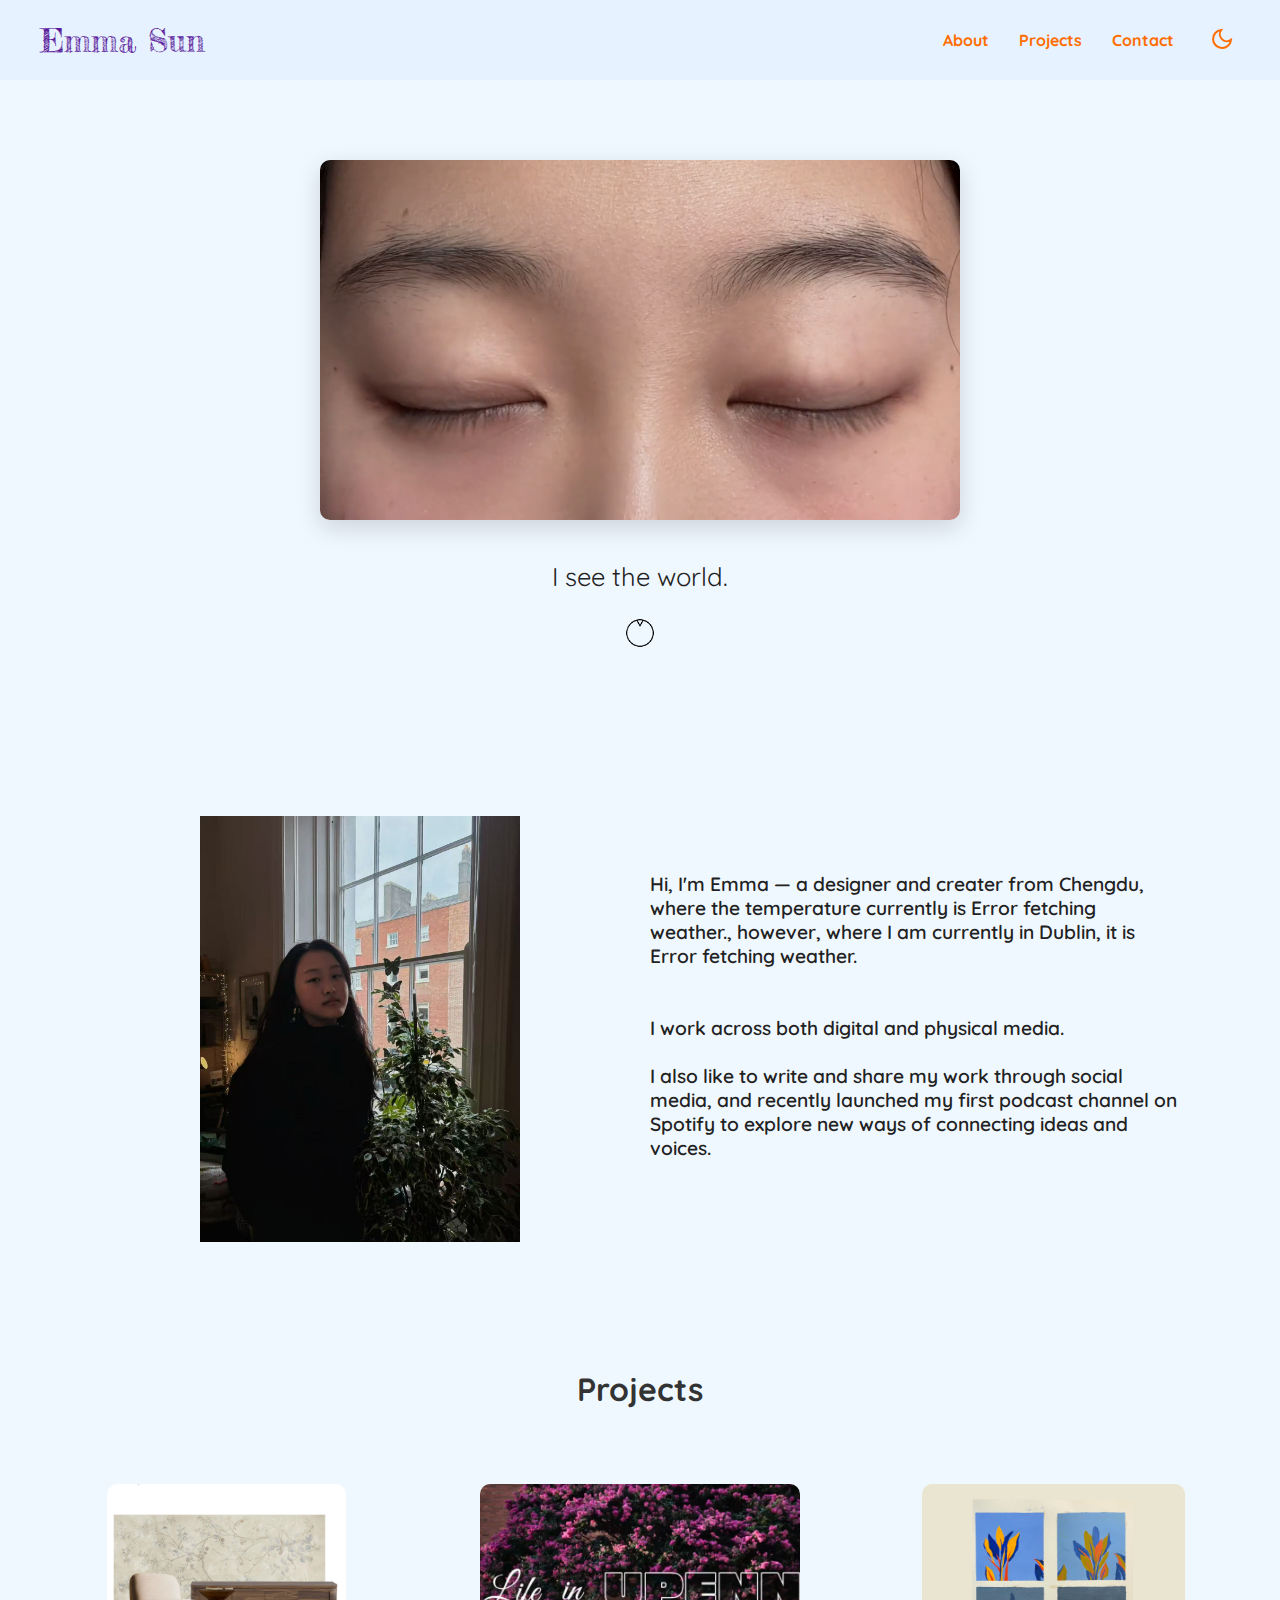
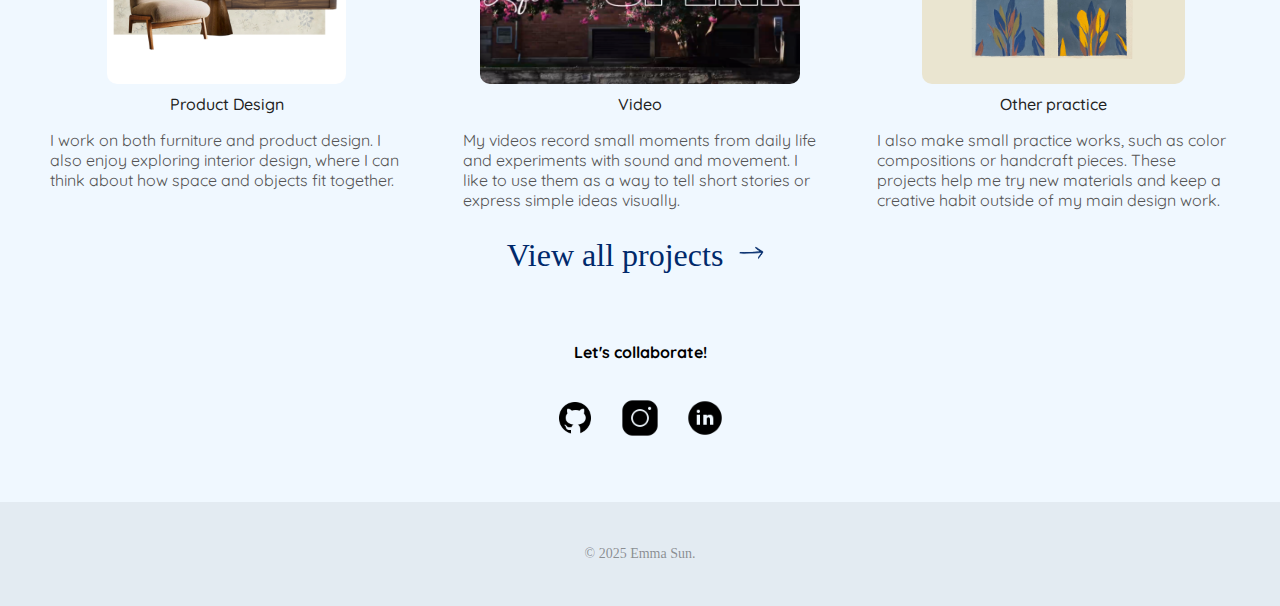
<file: index.html>
<!DOCTYPE html>
<html lang="en">
  <head>
    <meta charset="UTF-8">
    <title>EmmaSun</title>
    <link rel="stylesheet" href="portfolio.css">
    <script src="weather.js" defer></script>


  </head>
  <body>
    
    <!--header section-main navigation-->
    <header>
      <a href="#top" class="name">Emma Sun</a><!--logo,click and go back to top-->
      <nav>
        <ul>
          <li class="menu_right"><a href="#introduction" class="about">About</a></li>
          <li class="menu"><a href="#myWorks" class="about">Projects</a></li>
          <li class="menu"><a href="#contacts" class="about">Contact</a></li>
          <li>
            <button id="theme-swap" aria-label="swapdarkmode">
              <svg id="icon-moon" xmlns="http://www.w3.org/2000/svg" width="24" height="24" viewBox="0 0 24 24" fill="none" stroke="currentColor" stroke-width="2">
               <path d="M21 12.79A9 9 0 1 1 11.21 3 7 7 0 0 0 21 12.79z"/>
              </svg>
              <svg id="icon-sun" xmlns="http://www.w3.org/2000/svg"     width="24" height="24" viewBox="0 0 24 24" fill="none" stroke="currentColor" stroke-width="2" style="display:none;">
                <circle cx="12" cy="12" r="5"></circle>
                <line x1="12" y1="1" x2="12" y2="3"></line>
                <line x1="12" y1="21" x2="12" y2="23"></line>
                <line x1="4.22" y1="4.22" x2="5.64" y2="5.64"></line>
                <line x1="18.36" y1="18.36" x2="19.78" y2="19.78"></line>
                <line x1="1" y1="12" x2="3" y2="12"></line>
                <line x1="21" y1="12" x2="23" y2="12"></line>
                <line x1="4.22" y1="19.78" x2="5.64" y2="18.36"></line>
                <line x1="18.36" y1="5.64" x2="19.78" y2="4.22"></line>
              </svg>
            </button>
          </li>
        </ul>
      </nav>
      
    </header>
    
    <!--cover video section/personal concept page-->
      <div id= "video">
        <video class="myeyevideo" src="media/videoeye.mp4" autoplay muted loop playsinline></video>
        <p>I see the world.</p>
      </div>
    <a href="#introduction">
      <img src="media/arrow(2).gif" alt="arrow" class="arrow">
    </a>

<br>


<!--introduce part1-->
<div id="introduction">
  <img src="media/photo1.jpg" alt="emmaPic" id="pic">
  <p>
    Hi, I'm Emma — a designer and creater from Chengdu, where the temperature currently is 
    <span id="temp">Loading...</span>, however, where I am currently in Dublin, it is <span id="tempie">Loading...</span><br>
<br>
<br>
    I work across both digital and physical media.<br>
    <br>
    I also like to write and share my work through social media, and recently launched my first podcast channel on Spotify to explore new ways of connecting ideas and voices.
  </p><!--paragraph-->
</div>

      
    <section id="myWorks">
      <h2>Projects</h2>
      <div id="productDesign">
        <a href="productdesign.html" ><img src="media/photo2.png" alt="artphoto"></a>
        <a href="productdesign.html" >Product Design</a>
        <p>I work on both furniture and product design. I also enjoy exploring interior design, where I can think about how space and objects fit together.</p>
      </div>

      <div id="videos">
        <a href="videos.html" ><img src="media/video.png" alt="video cover"></a>
        <a href="videos.html" >Video</a>
        <p>My videos record small moments from daily life and experiments with sound and movement. I like to use them as a way to tell short stories or express simple ideas visually.</p>
      </div>

      <div id="others">
        <a href="others.html" >
          <img src="media/others.png" alt="other practices">
        </a>
        <a href="others.html" >
          Other practice
        </a>
        <p>I also make small practice works, such as color compositions or handcraft pieces. These projects help me try new materials and keep a creative habit outside of my main design work.</p>
      </div>
    </section>

    <section class="more">
     <a href="all_projects.html" id="viewall">View all projects</a>
     <img src="media/arrow.png" id="arrowright">
    </section>

    <!--contact-->
    <section id="contacts">
      <h3>Let's collaborate!</h3>
      <div class="itemset">
        <a href="https://github.com/tianyisunn" target="_blank" id="github"><img src="media/github-icon.png" alt= github></a>
        <a href="https://www.instagram.com/emmatianyi?igsh=YXBvcDB1b2ZqNG9n&utm_source=qr" target="_blank" id="insta"><img src="media/insta-icon.png" alt= Instagram></a>
        <a href="https://www.linkedin.com/in/tianyi-sun-138798325?utm_source=share&utm_campaign=share_via&utm_content=profile&utm_medium=ios_app" target="_blank" id="linkedin"><img src="media/download.png" alt= Linkedin></a>
      </div>
    </section>

      <!--footer-->
      <footer>
        <p>&copy; 2025 Emma Sun. </p>
      </footer>
  </body>
  <script src="index.js"></script>

</html>
</file>
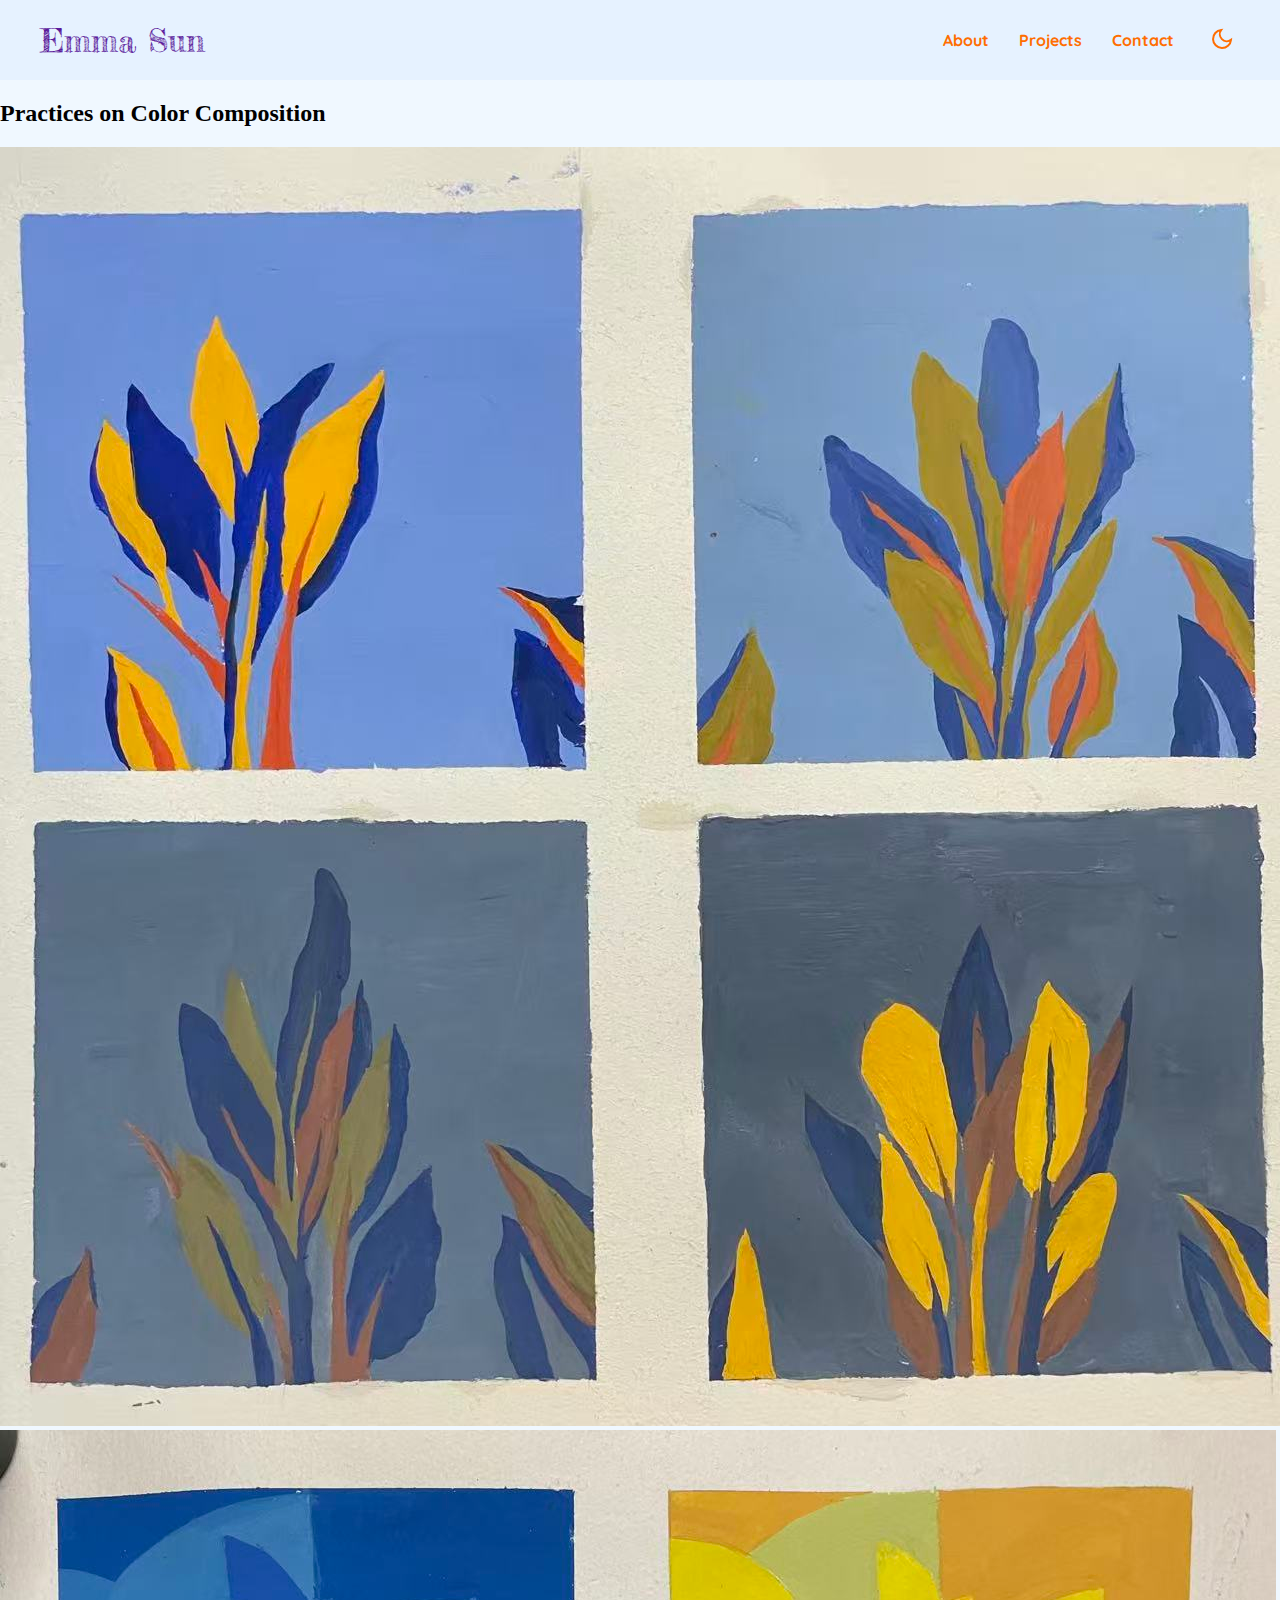
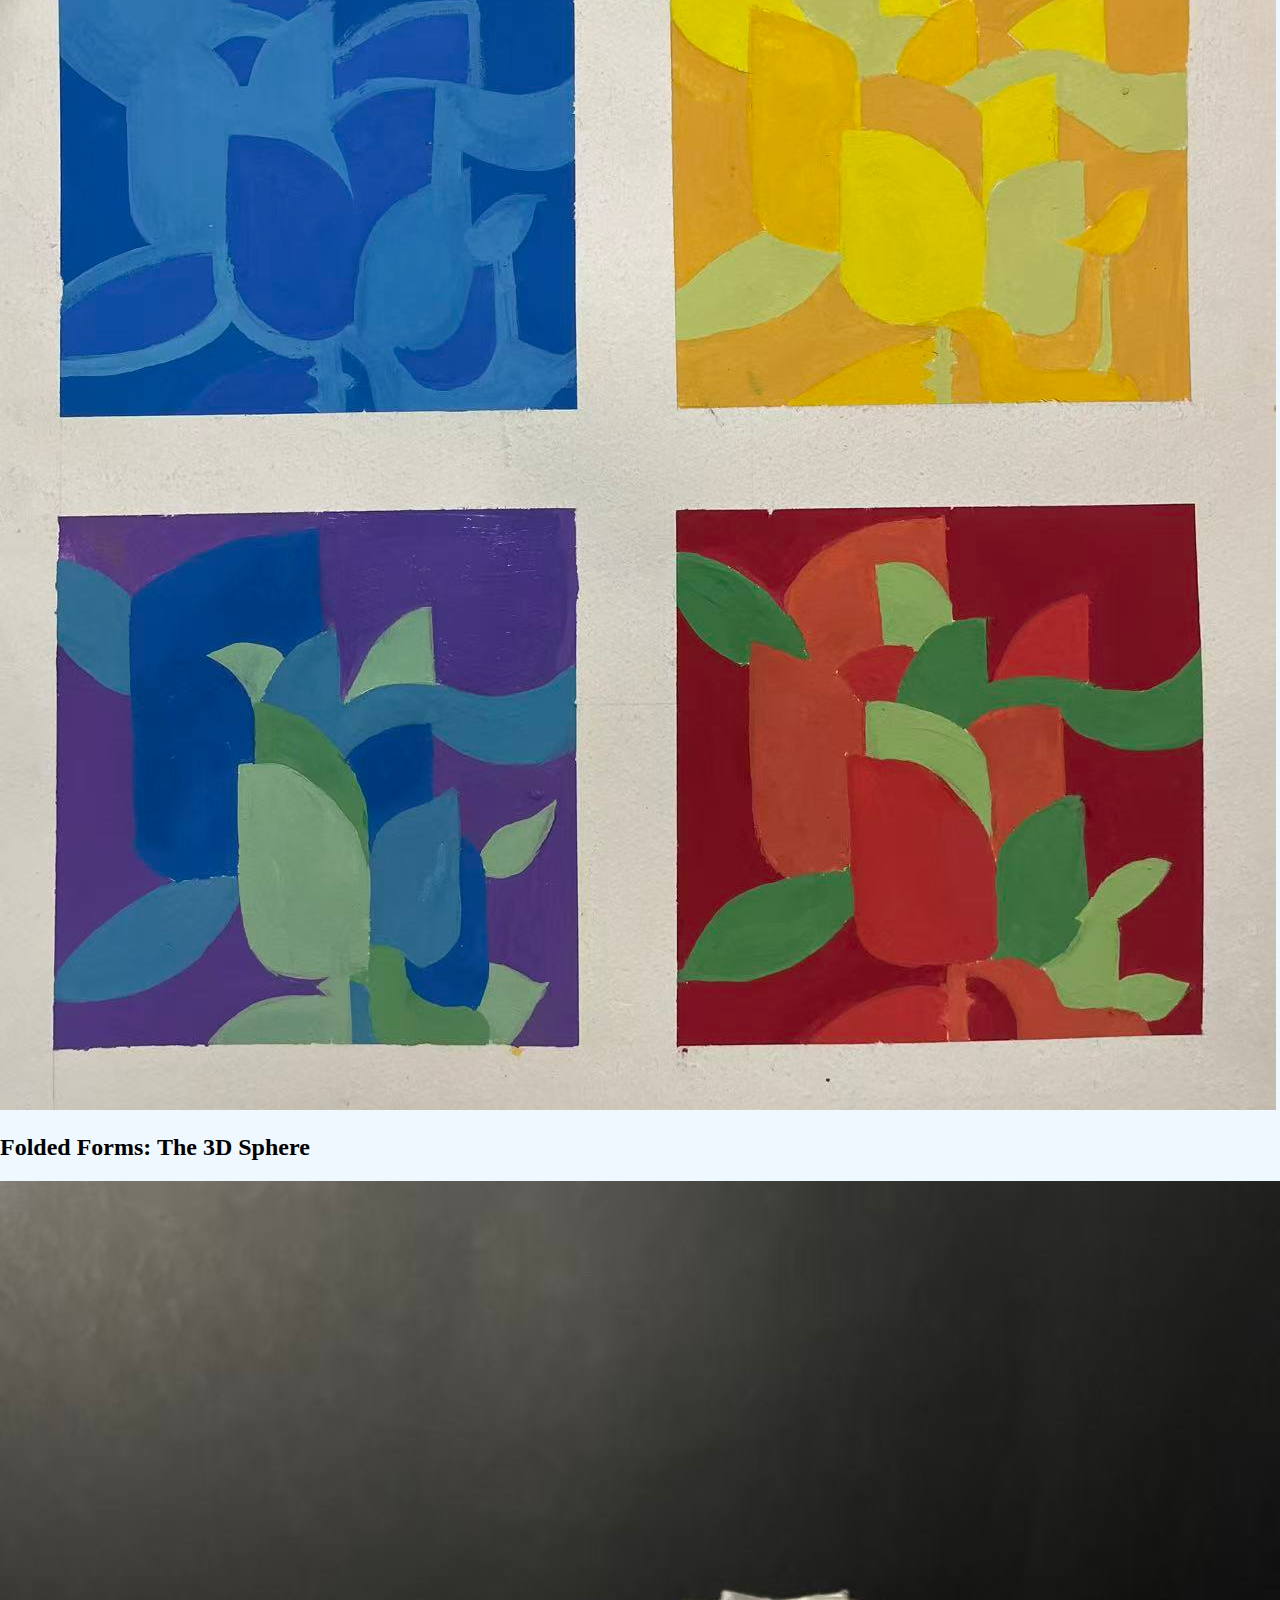
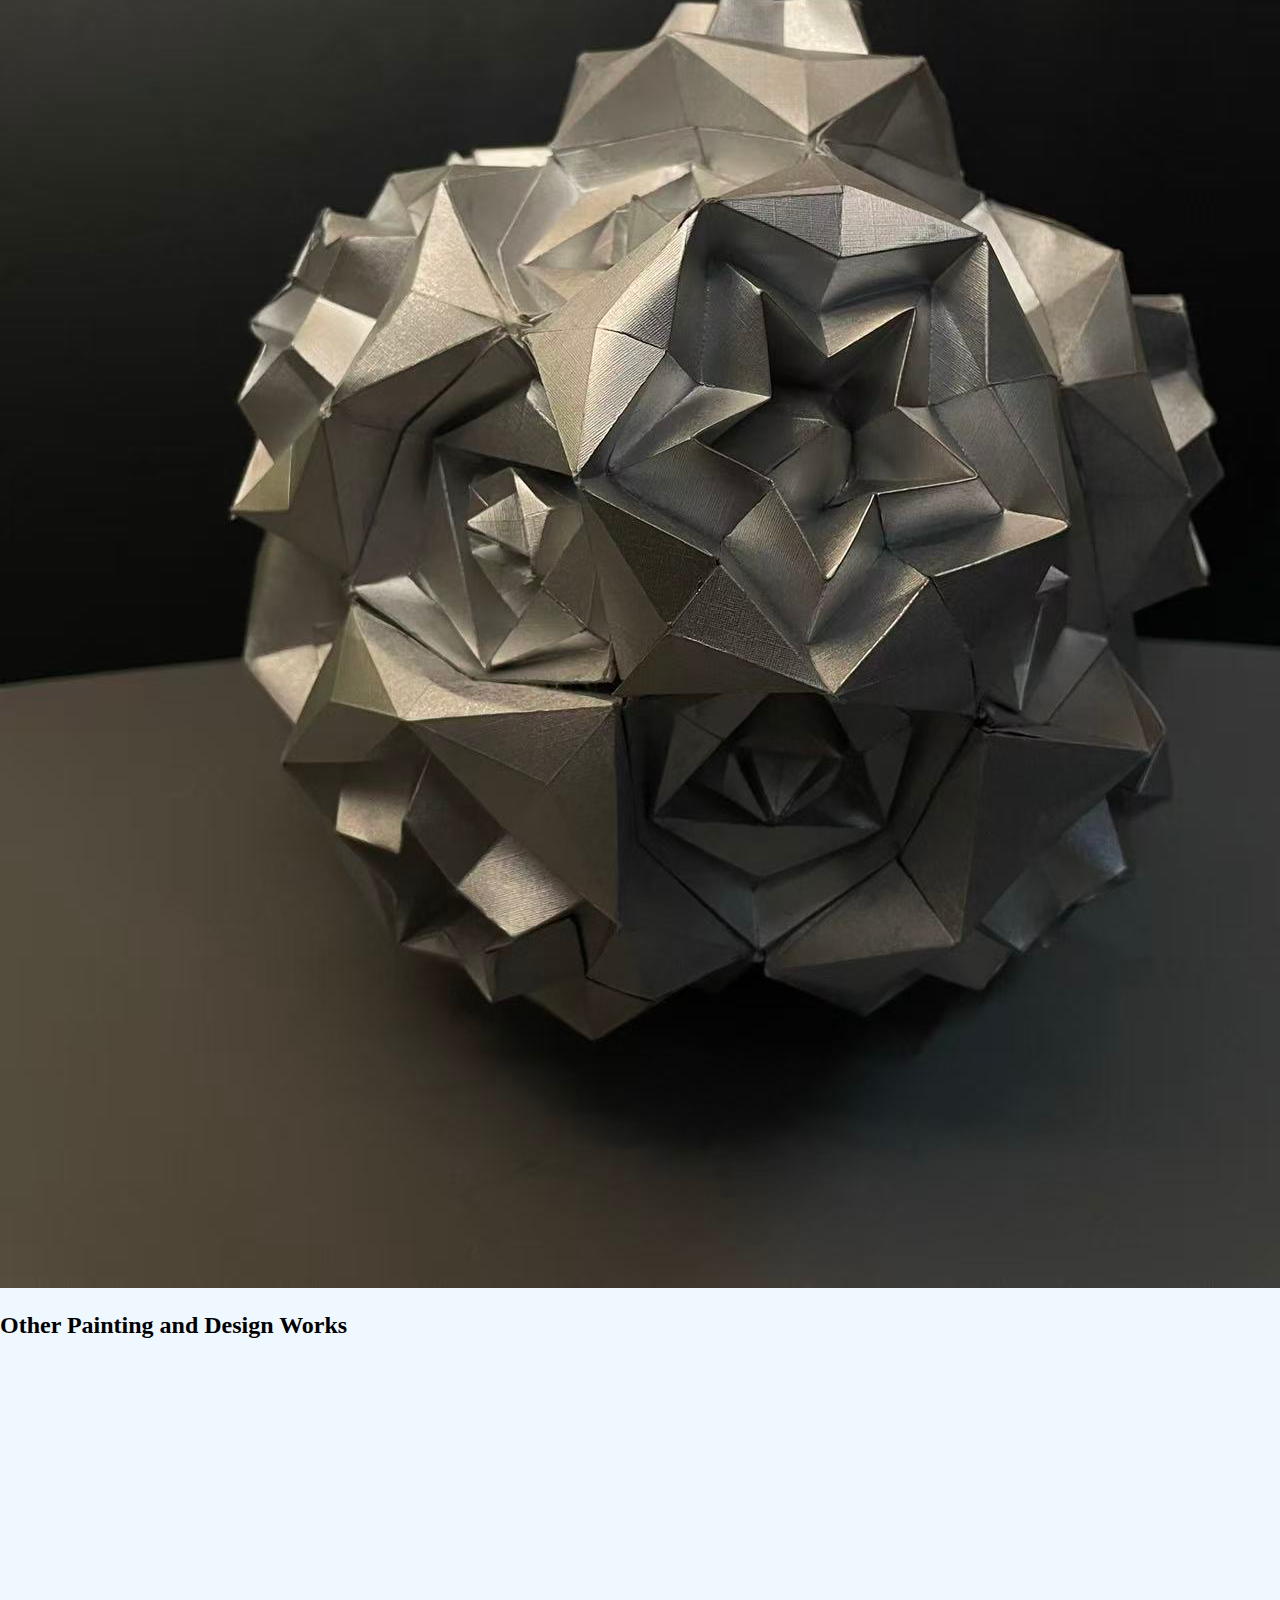
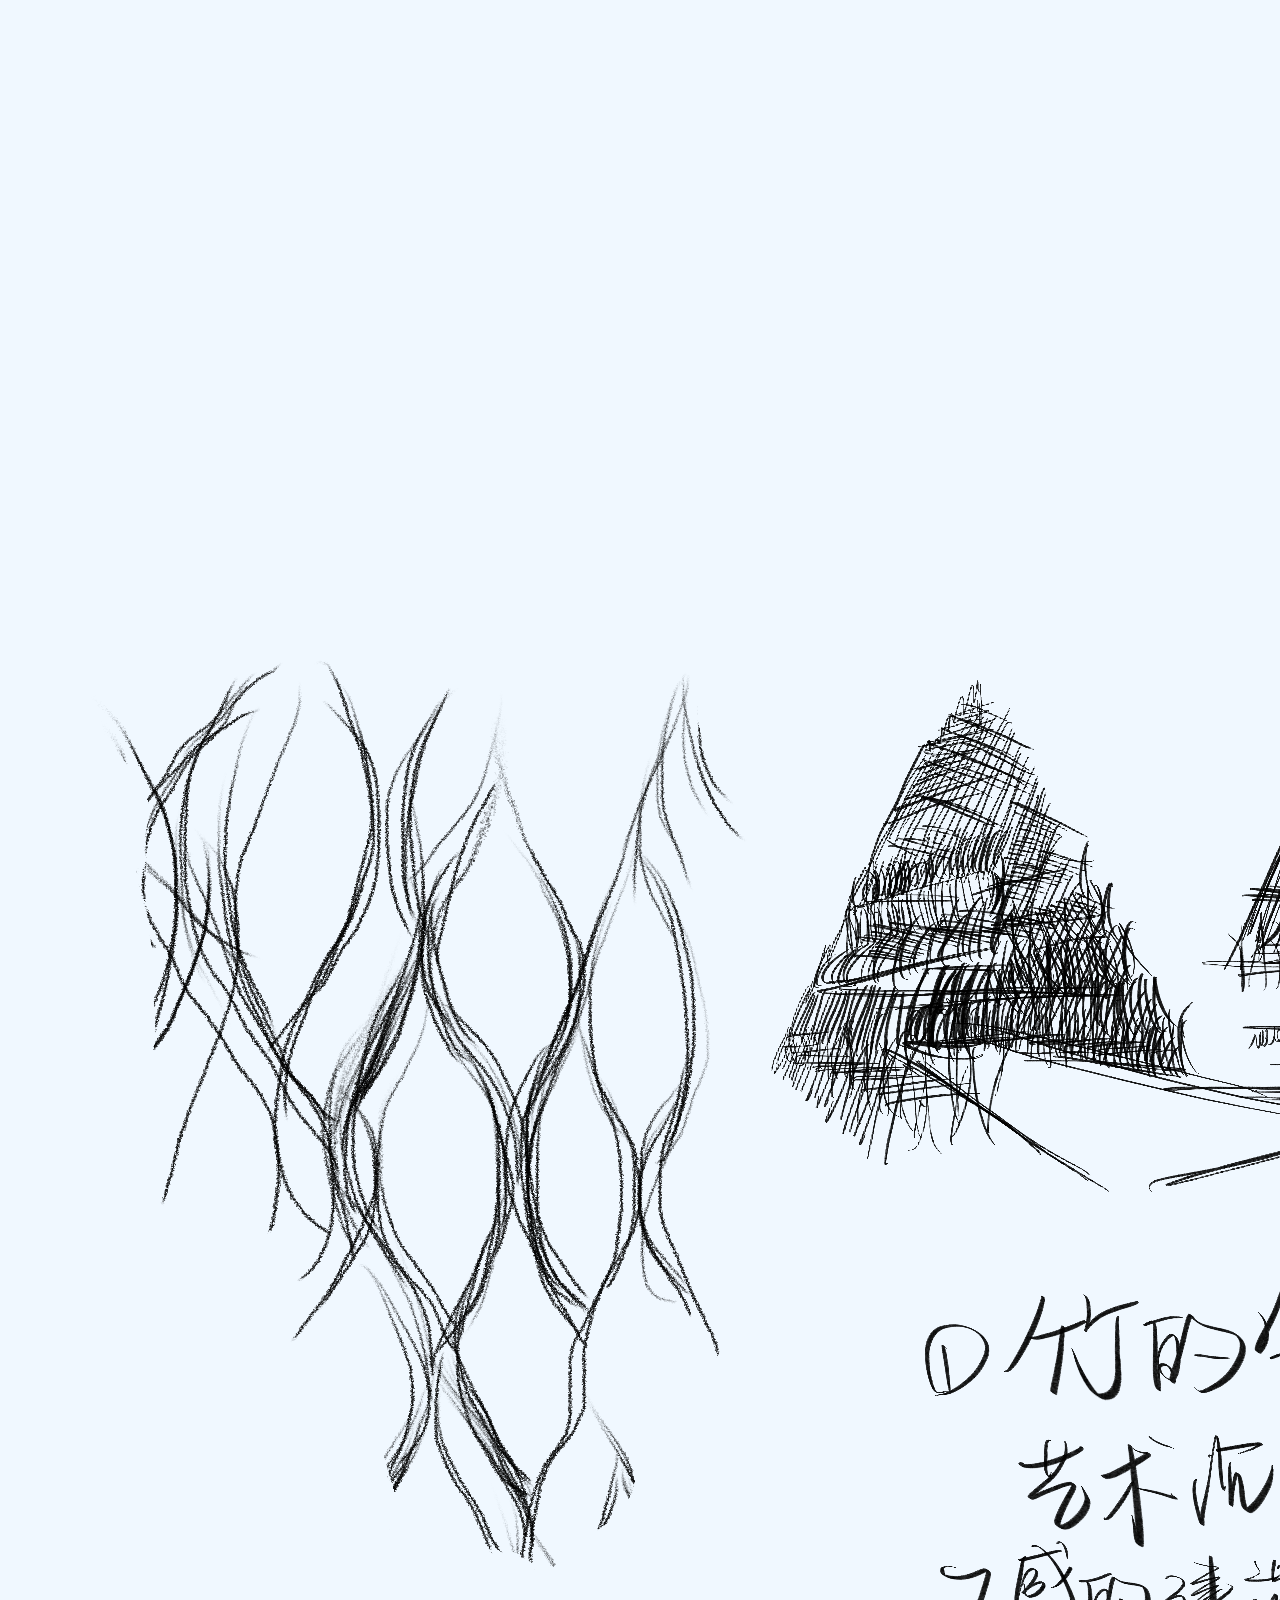
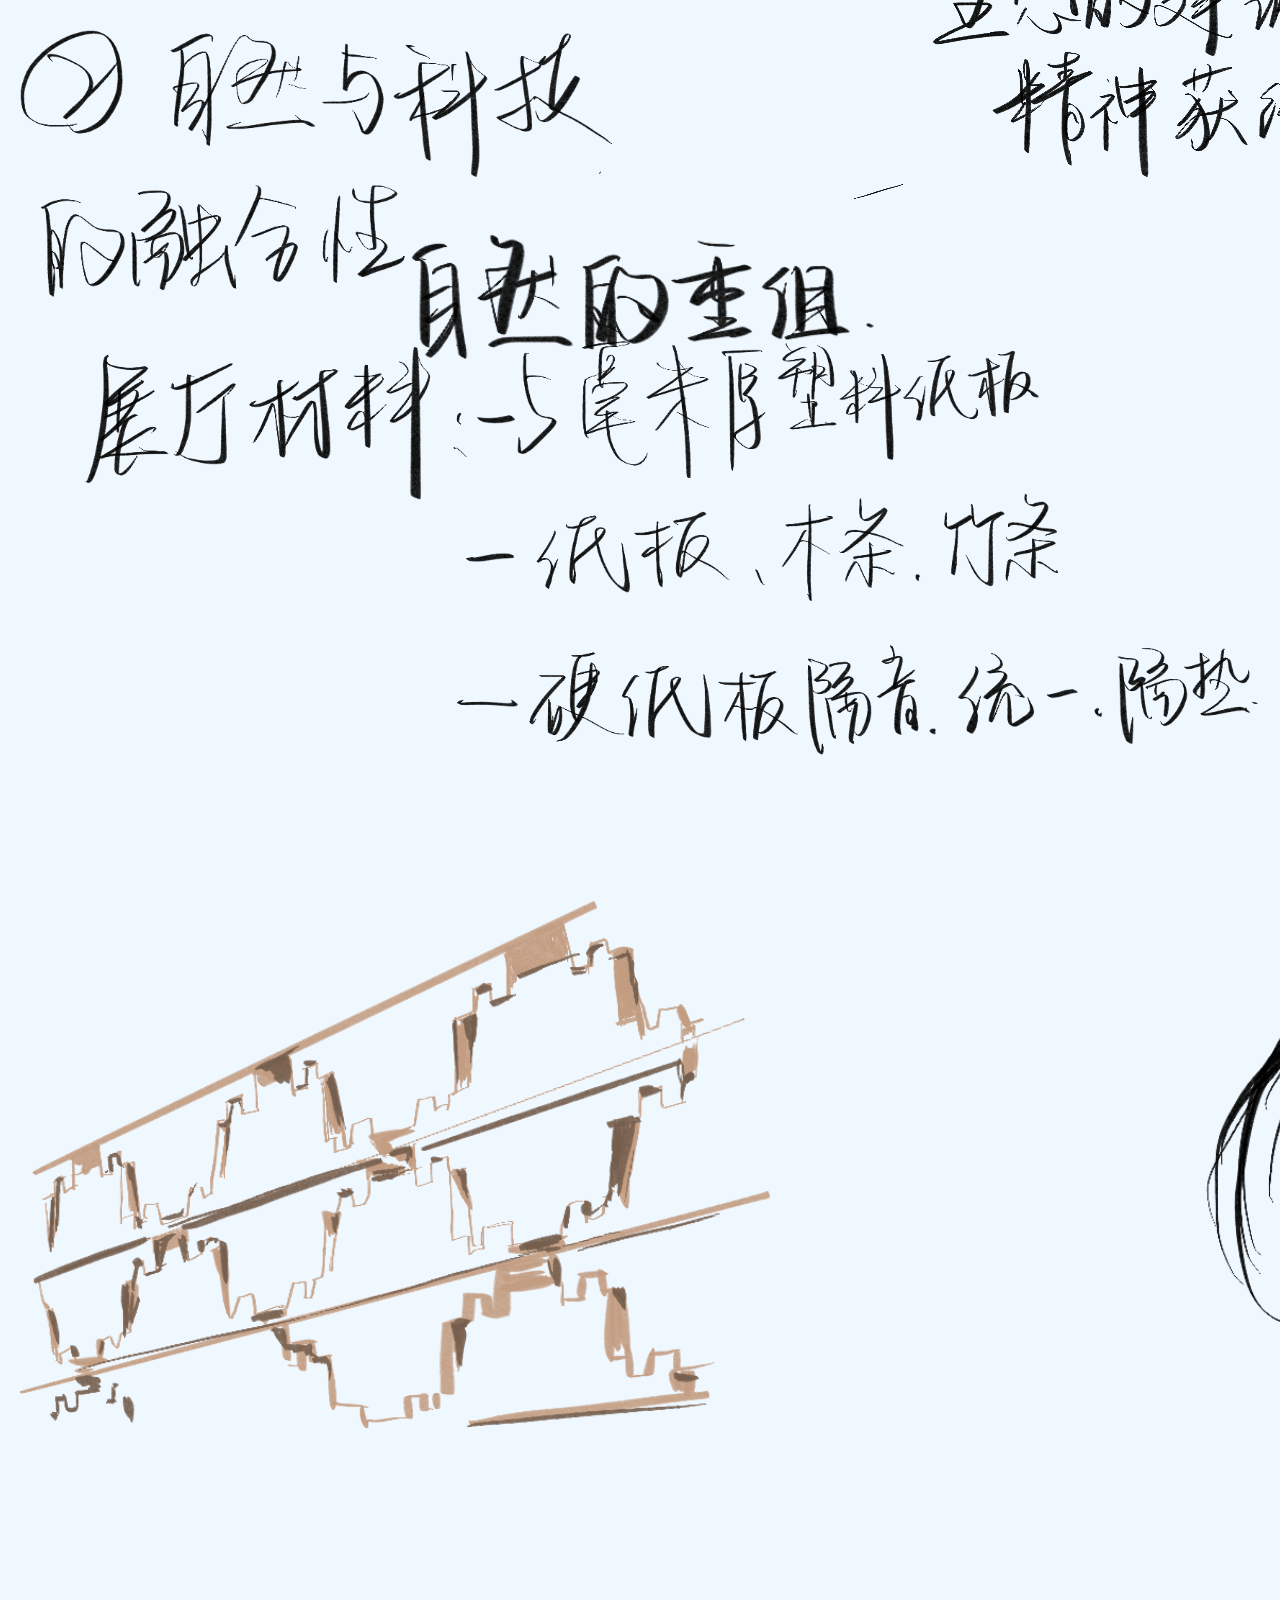
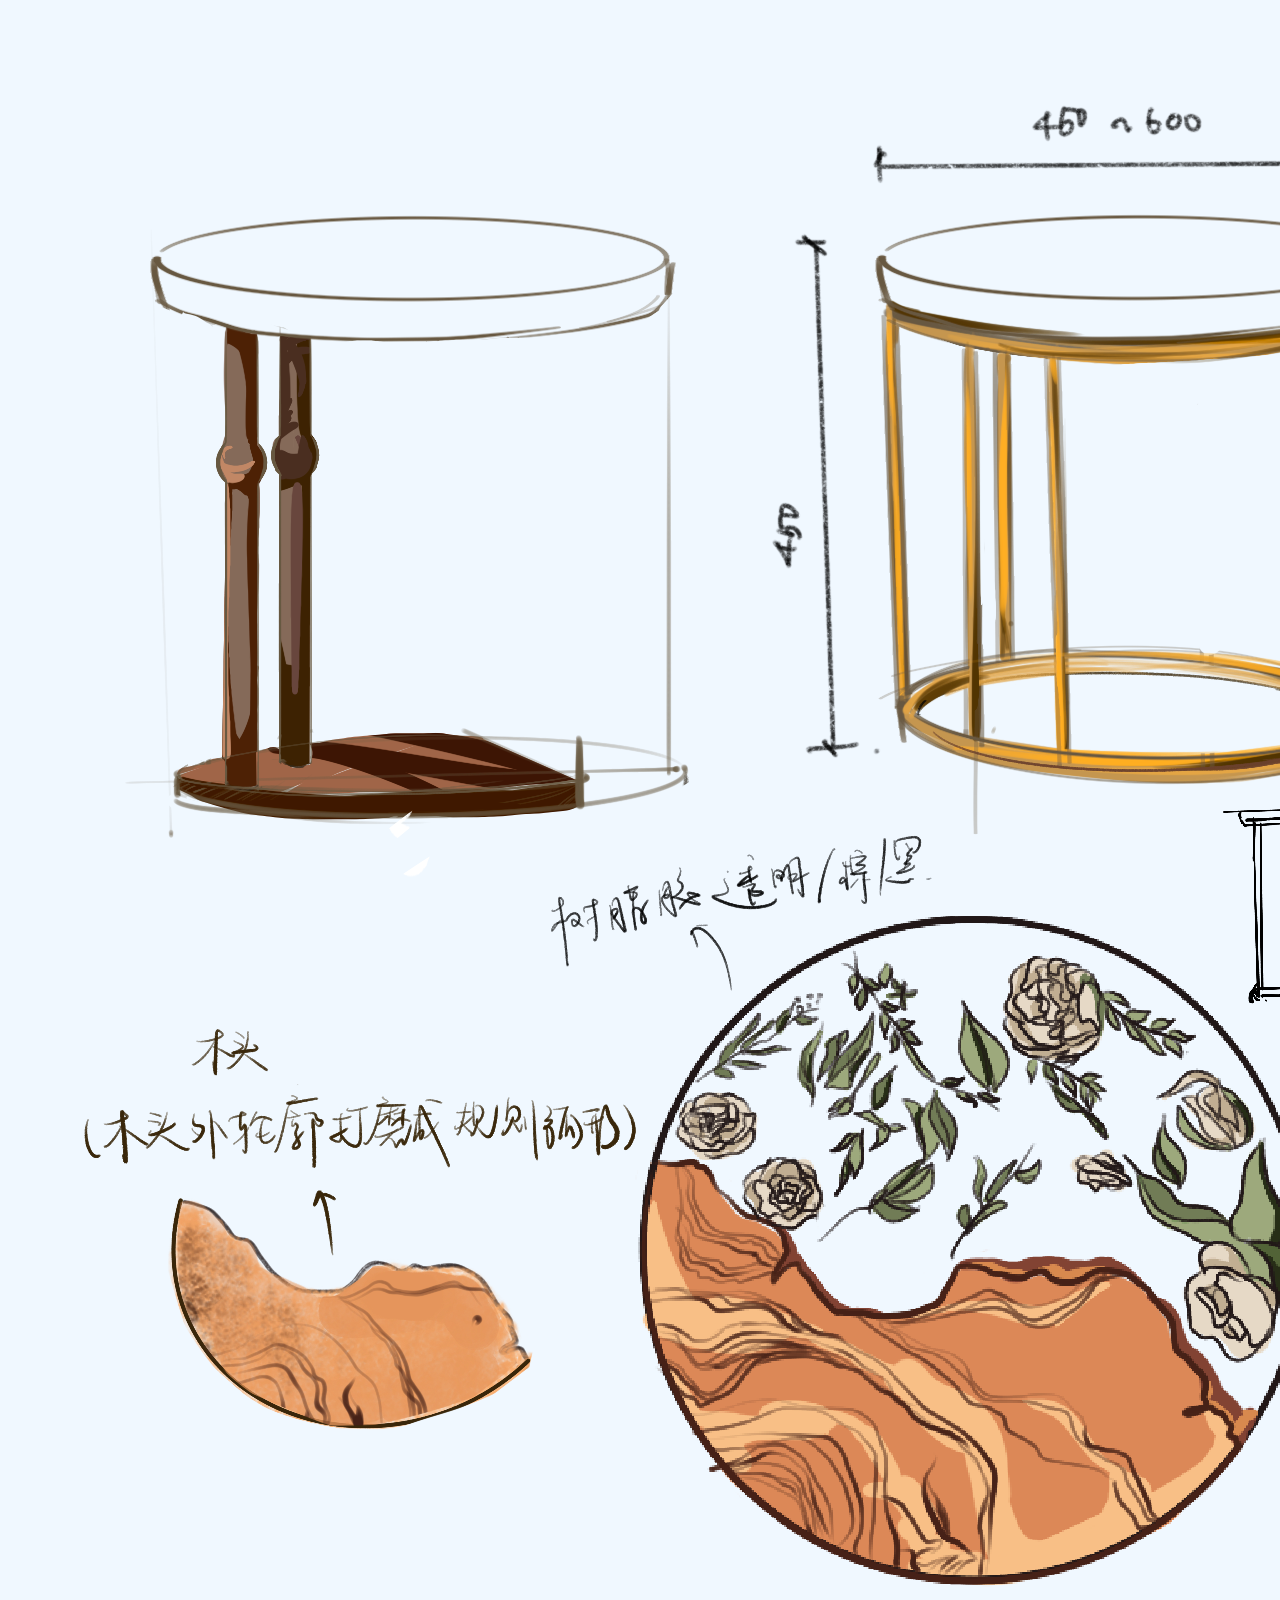
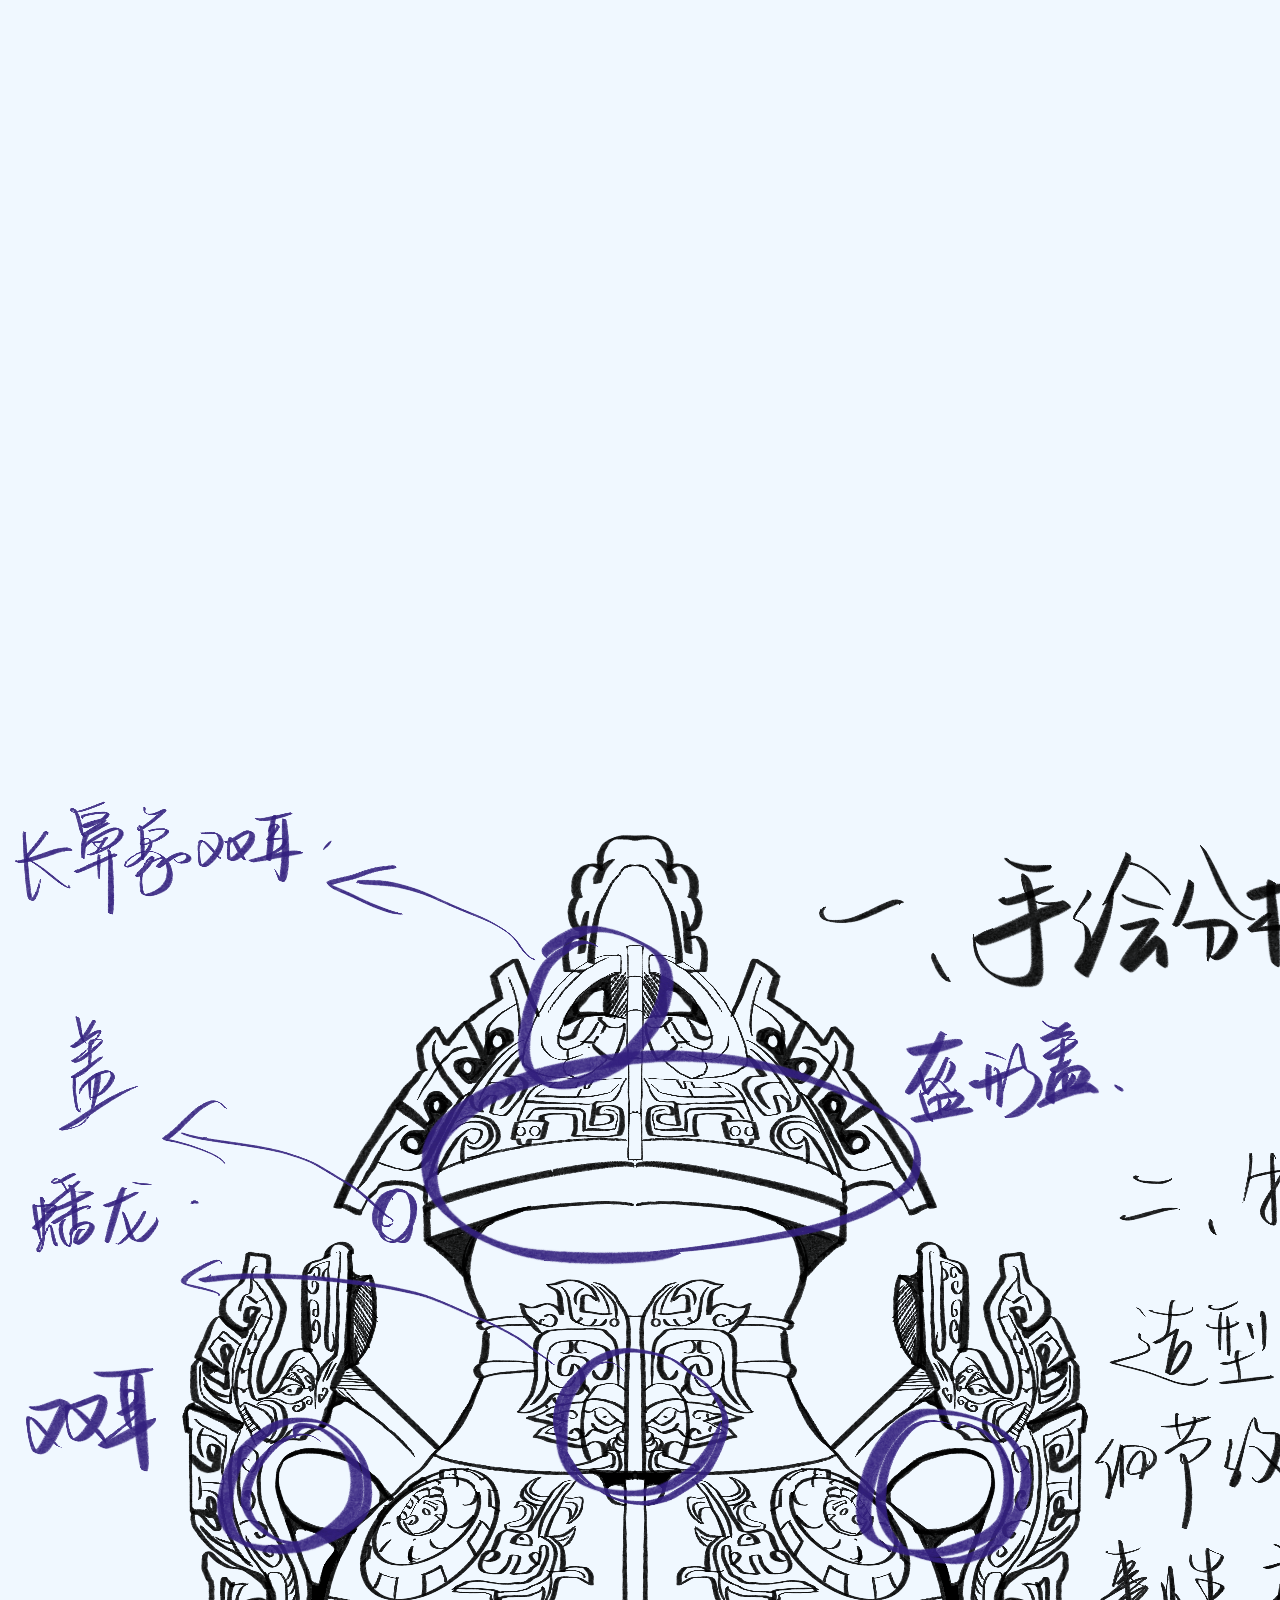
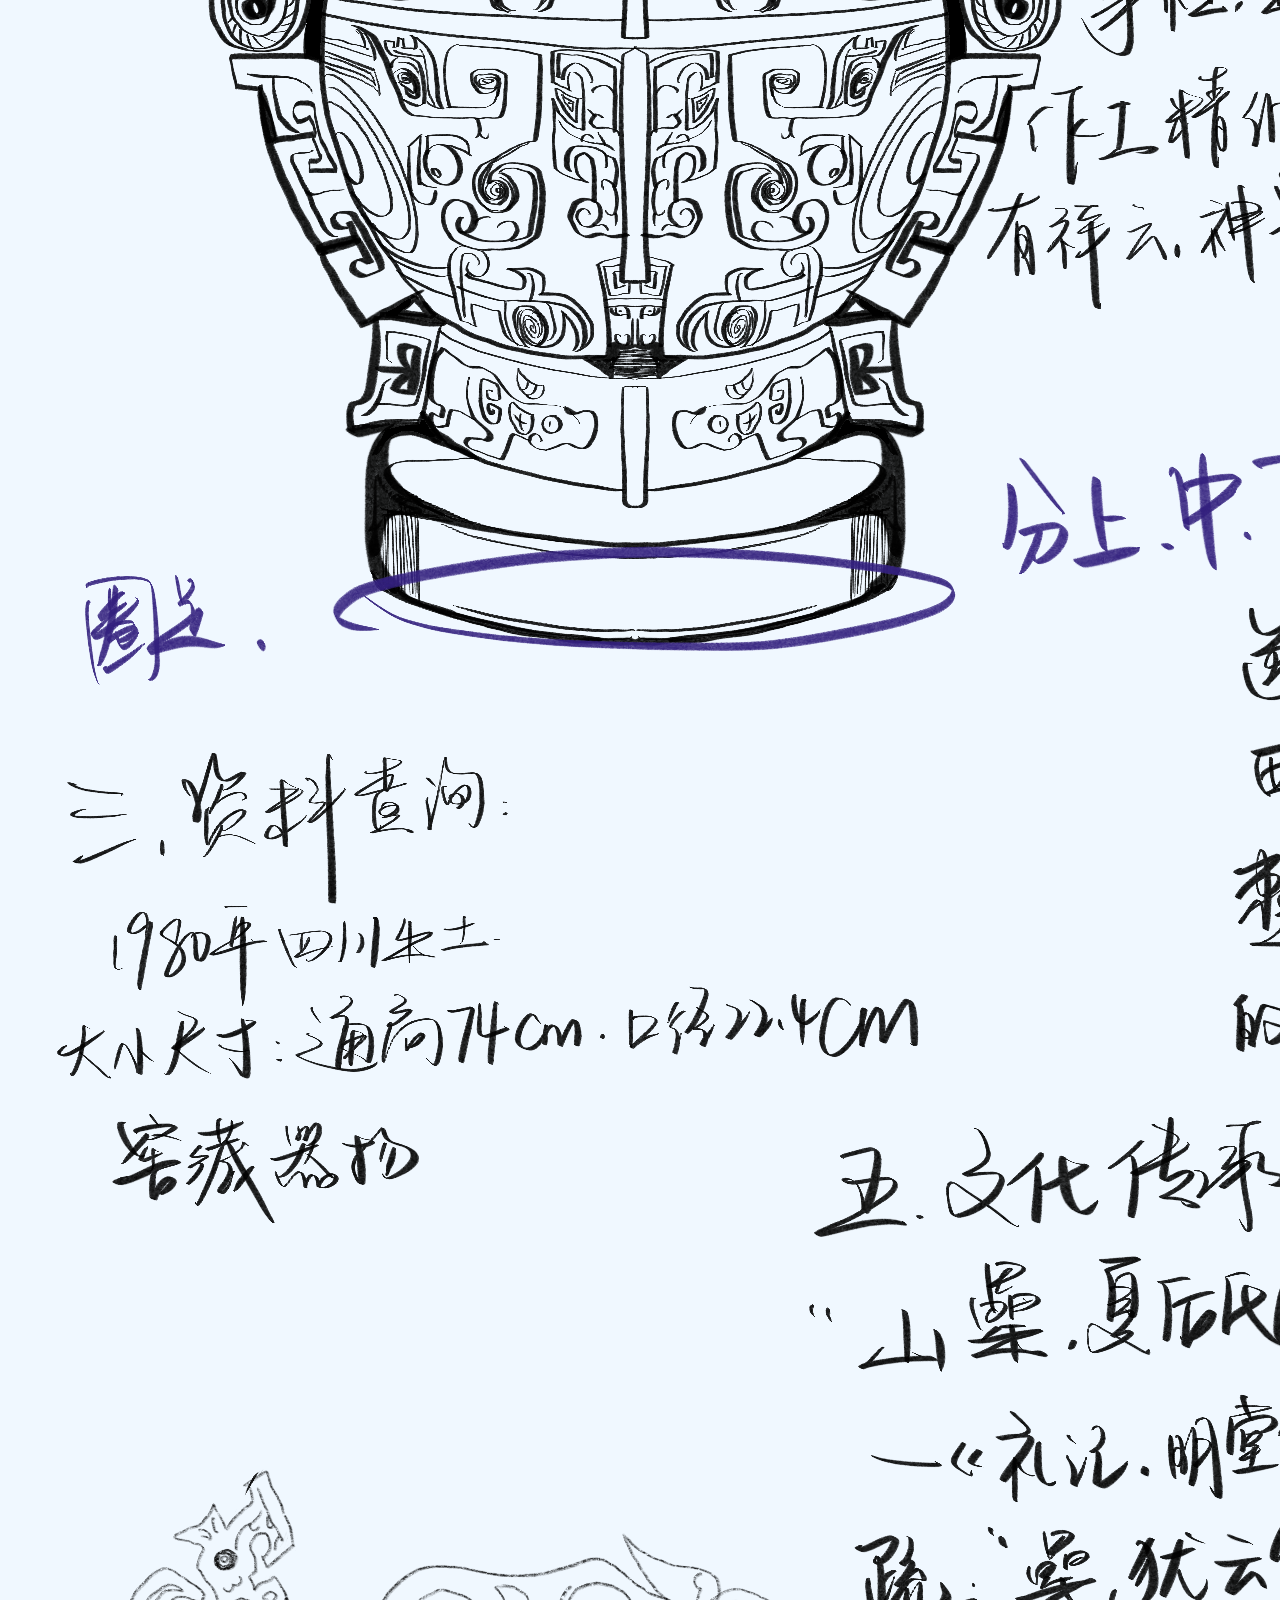
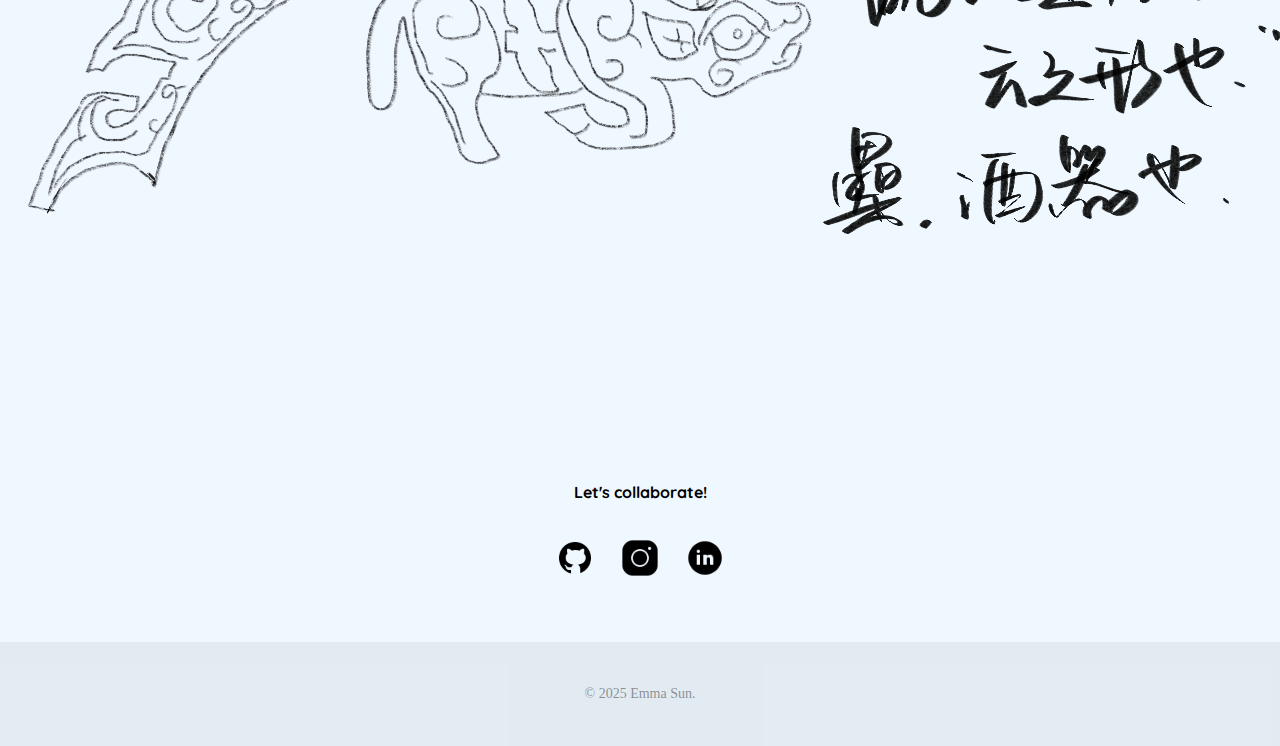
<file: all_projects.html>
<!DOCTYPE html>
<html lang="en">
  <head>
    <meta charset="UTF-8">
    <title>EmmaSun</title>
    <link rel="stylesheet" href="portfolio.css">
    
    
  </head>
  <body>
    
    <!--header section-main navigation-->
    <header>
      <a href="#top" class="name">Emma Sun</a><!--logo,click and go back to top-->
      <nav>
        <ul>
          <li class="menu right"><a href="index.html#introduction" class="about">About</a></li>
         <li class="menu"><a href="index.html#myWorks" class="about">Projects</a></li>
         <li class="menu"><a href="index.html#contacts" class="about">Contact</a></li>
          <li>
            <button id="theme-swap" aria-label="swapdarkmode">
              <svg id="icon-moon" xmlns="http://www.w3.org/2000/svg" width="24" height="24" viewBox="0 0 24 24" fill="none" stroke="currentColor" stroke-width="2">
               <path d="M21 12.79A9 9 0 1 1 11.21 3 7 7 0 0 0 21 12.79z"/>
              </svg>
              <svg id="icon-sun" xmlns="http://www.w3.org/2000/svg"     width="24" height="24" viewBox="0 0 24 24" fill="none" stroke="currentColor" stroke-width="2" style="display:none;">
                <circle cx="12" cy="12" r="5"></circle>
                <line x1="12" y1="1" x2="12" y2="3"></line>
                <line x1="12" y1="21" x2="12" y2="23"></line>
                <line x1="4.22" y1="4.22" x2="5.64" y2="5.64"></line>
                <line x1="18.36" y1="18.36" x2="19.78" y2="19.78"></line>
                <line x1="1" y1="12" x2="3" y2="12"></line>
                <line x1="21" y1="12" x2="23" y2="12"></line>
                <line x1="4.22" y1="19.78" x2="5.64" y2="18.36"></line>
                <line x1="18.36" y1="5.64" x2="19.78" y2="4.22"></line>
              </svg>
            </button>
          </li>
        </ul>
      </nav>
      
    </header>
    
    <section id="allworks">
     <div class="practices">
       <h2>Practices on Color Composition</h2>
       <div class="practice1">
         <img src="works/flower.jpg" alt="practice 1">
         <img src="works/flower2.jpg" alt="practice 1">
       </div>

       <h2>Folded Forms: The 3D Sphere</h2>
       <div class="practice2">
         <img src="works/3d.jpg" alt="practice 2">
       </div>

       <h2>Other Painting and Design Works</h2>
       <div class="practice3">
         <img src="works/hand1.png" alt="practice 3">
         <img src="works/hand2.png" alt="practice 3">
         <img src="works/hand3.png" alt="practice 3">
       </div>
     </div>
   </section>

    <!--contact-->
    <section id="contacts">
      <h3>Let's collaborate!</h3>
      <div class="itemset">
        <a href="https://github.com/tianyisunn" target="_blank" id="github"><img src="github-icon.png" alt= github></a>
        <a href="https://www.instagram.com/emmatianyi?igsh=YXBvcDB1b2ZqNG9n&utm_source=qr" target="_blank" id="insta"><img src="insta-icon.png" alt= Instagram></a>
        <a href="https://www.linkedin.com/in/tianyi-sun-138798325?utm_source=share&utm_campaign=share_via&utm_content=profile&utm_medium=ios_app" target="_blank" id="linkedin"><img src="download.png" alt= Linkedin></a>
      </div>
    </section>


      <!--footer-->
      <footer>
        <p>&copy; 2025 Emma Sun. </p>
      </footer>
  </body>
  <script src="index.js"></script>
</html>
</file>
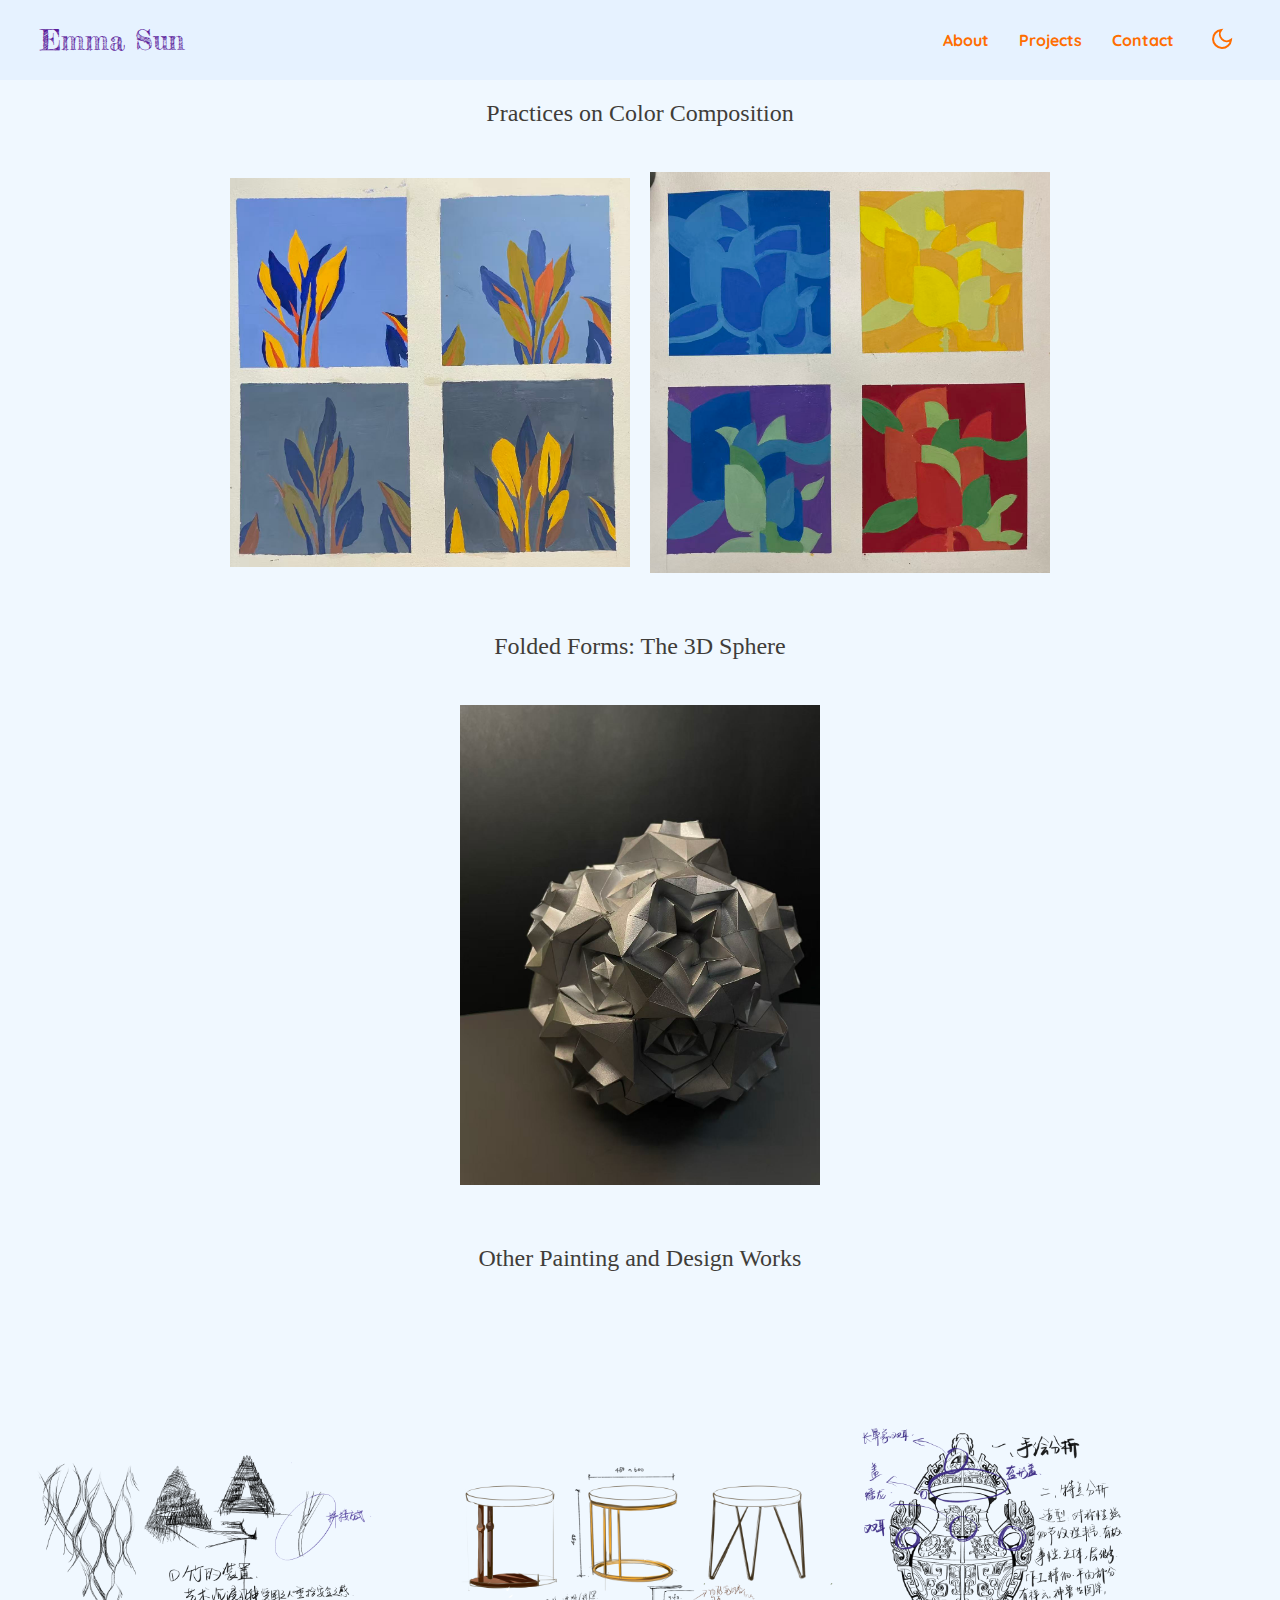
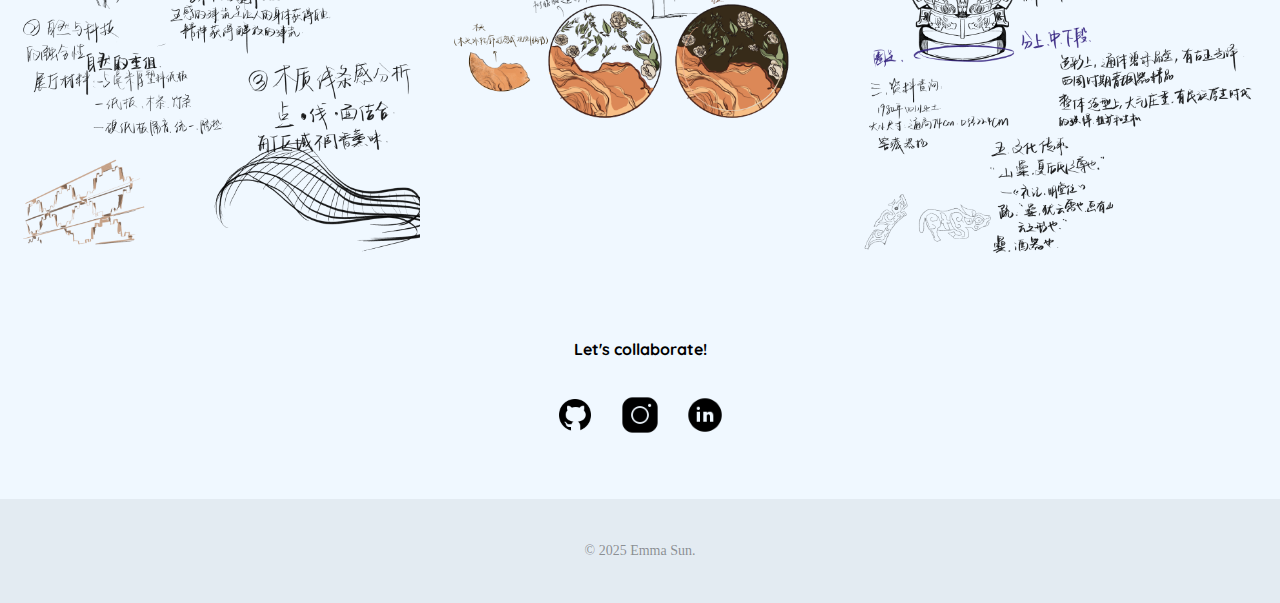
<file: others.html>
<!DOCTYPE html>
<html lang="en">
  <head>
    <meta charset="UTF-8">
    <title>EmmaSunOther</title>
    <link rel="stylesheet" href="others.css">
    
    
  </head>

  <body>
    
    <!--header section-main navigation-->
    <header>
      <a href="index.html" class="name">Emma Sun</a><!--logo,click and go back to top-->
      <nav>
        <ul>
         <li class="menu right"><a href="index.html#introduction" class="about">About</a></li>
         <li class="menu"><a href="index.html#myWorks" class="about">Projects</a></li>
         <li class="menu"><a href="index.html#contacts" class="about">Contact</a></li>
         <li>
            <button id="theme-swap" aria-label="swapdarkmode">
              <svg id="icon-moon" xmlns="http://www.w3.org/2000/svg" width="24" height="24" viewBox="0 0 24 24" fill="none" stroke="currentColor" stroke-width="2">
               <path d="M21 12.79A9 9 0 1 1 11.21 3 7 7 0 0 0 21 12.79z"/>
              </svg>
              <svg id="icon-sun" xmlns="http://www.w3.org/2000/svg"     width="24" height="24" viewBox="0 0 24 24" fill="none" stroke="currentColor" stroke-width="2" style="display:none;">
                <circle cx="12" cy="12" r="5"></circle>
                <line x1="12" y1="1" x2="12" y2="3"></line>
                <line x1="12" y1="21" x2="12" y2="23"></line>
                <line x1="4.22" y1="4.22" x2="5.64" y2="5.64"></line>
                <line x1="18.36" y1="18.36" x2="19.78" y2="19.78"></line>
                <line x1="1" y1="12" x2="3" y2="12"></line>
                <line x1="21" y1="12" x2="23" y2="12"></line>
                <line x1="4.22" y1="19.78" x2="5.64" y2="18.36"></line>
                <line x1="18.36" y1="5.64" x2="19.78" y2="4.22"></line>
              </svg>
            </button>
          </li>
        </ul>
      </nav>
    </header>
    
    <!--different practices section-->
   <section>
     <div class="practices">
       <h2>Practices on Color Composition</h2>
       <div class="practice1">
         <img src="media/tree.jpg" alt="practice 1">
         <img src="media/flower2.jpg" alt="practice 1">
       </div>

       <h2>Folded Forms: The 3D Sphere</h2>
       <div class="practice2">
         <img src="media/3d.jpg" alt="practice 2">
       </div>

       <h2>Other Painting and Design Works</h2>
       <div class="practice3">
         <img src="media/hand1.png" alt="practice 3">
         <img src="media/hand2.png" alt="practice 3">
         <img src="media/hand3.png" alt="practice 3">
       </div>
     </div>
   </section>

  
    <!--contact-->
   <section id="contacts">
      <h3>Let's collaborate!</h3>
      <div class="itemset">
        <a href="https://github.com/tianyisunn" target="_blank" id="github"><img src="media/github-icon.png" alt= github></a>
        <a href="https://www.instagram.com/emmatianyi?igsh=YXBvcDB1b2ZqNG9n&utm_source=qr" target="_blank" id="insta"><img src="media/insta-icon.png" alt= Instagram></a>
        <a href="https://www.linkedin.com/in/tianyi-sun-138798325?utm_source=share&utm_campaign=share_via&utm_content=profile&utm_medium=ios_app" target="_blank" id="linkedin"><img src="media/download.png" alt= Linkedin></a>
      </div>
   </section>
    
    <!--footer-->
   <footer>
      <p>&copy; 2025 Emma Sun. </p>
   </footer>
  </body>
  <script src="index.js"></script>
</html>
</file>
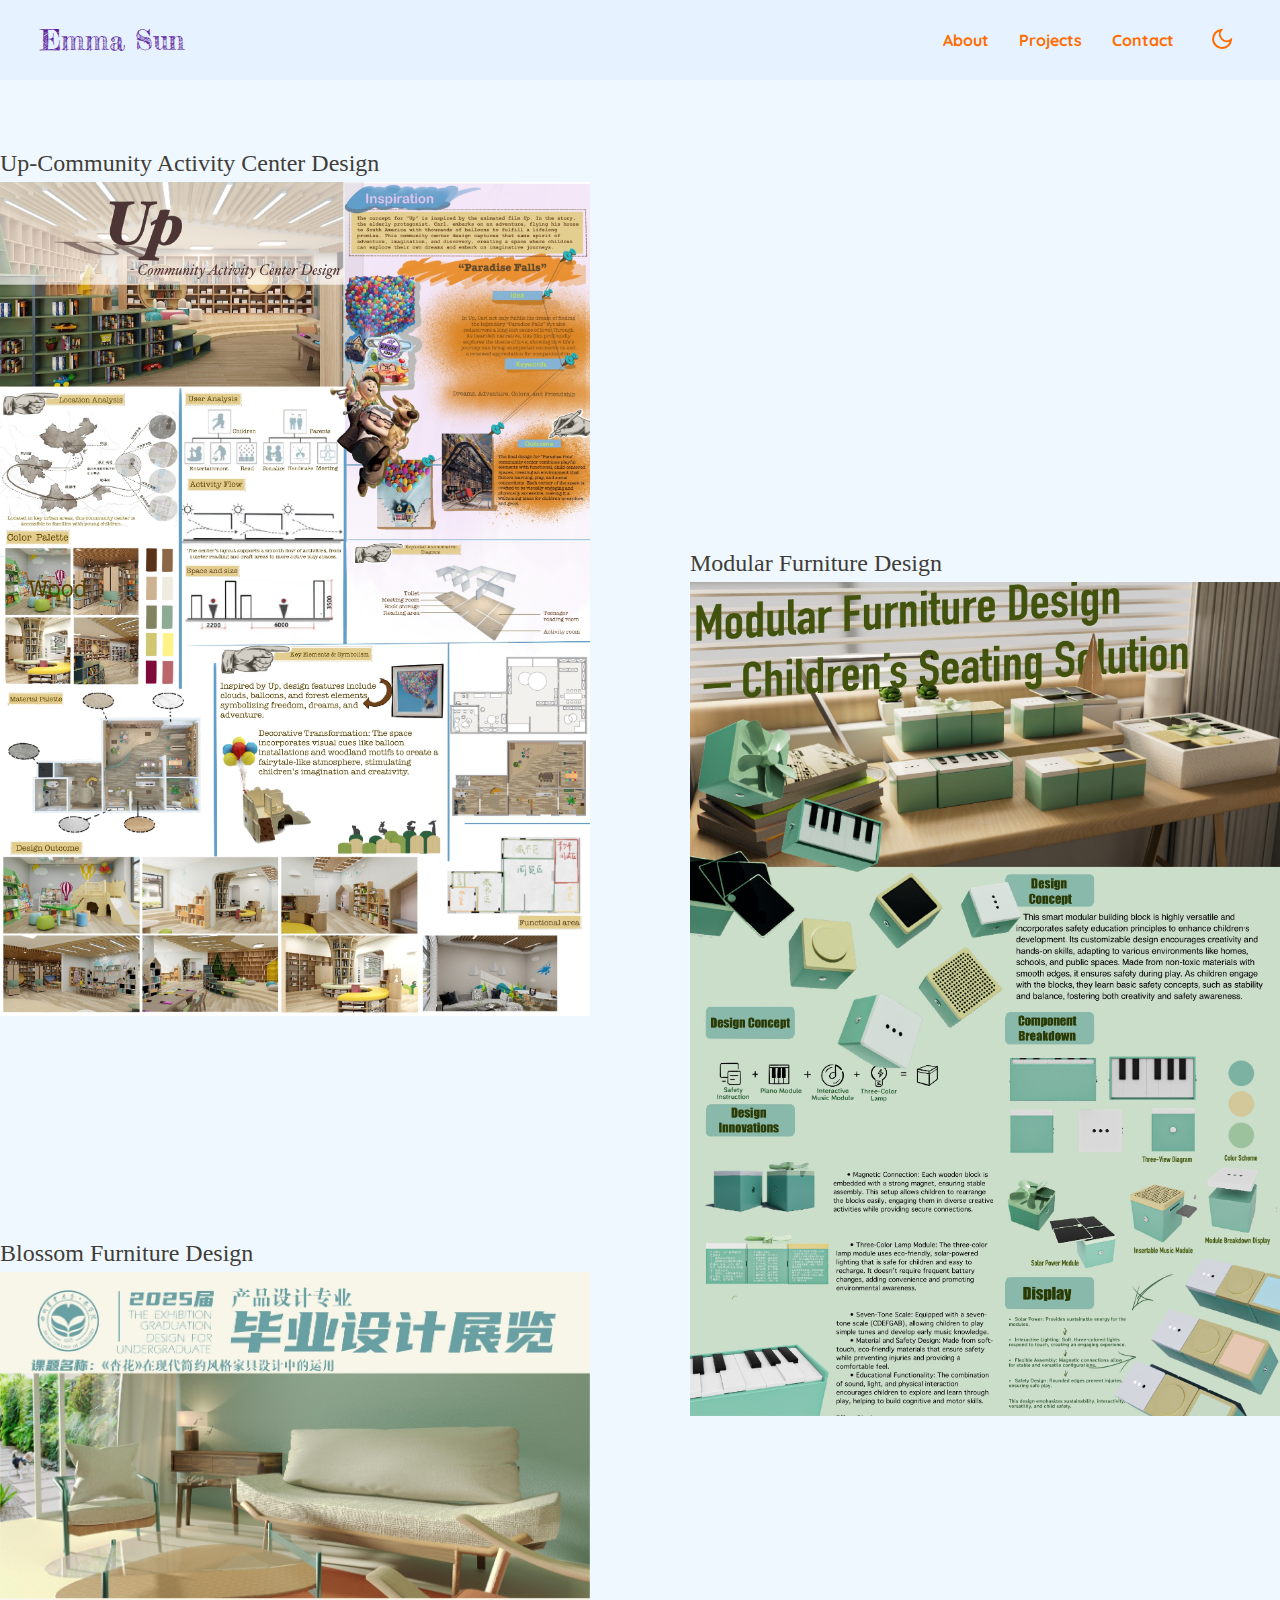
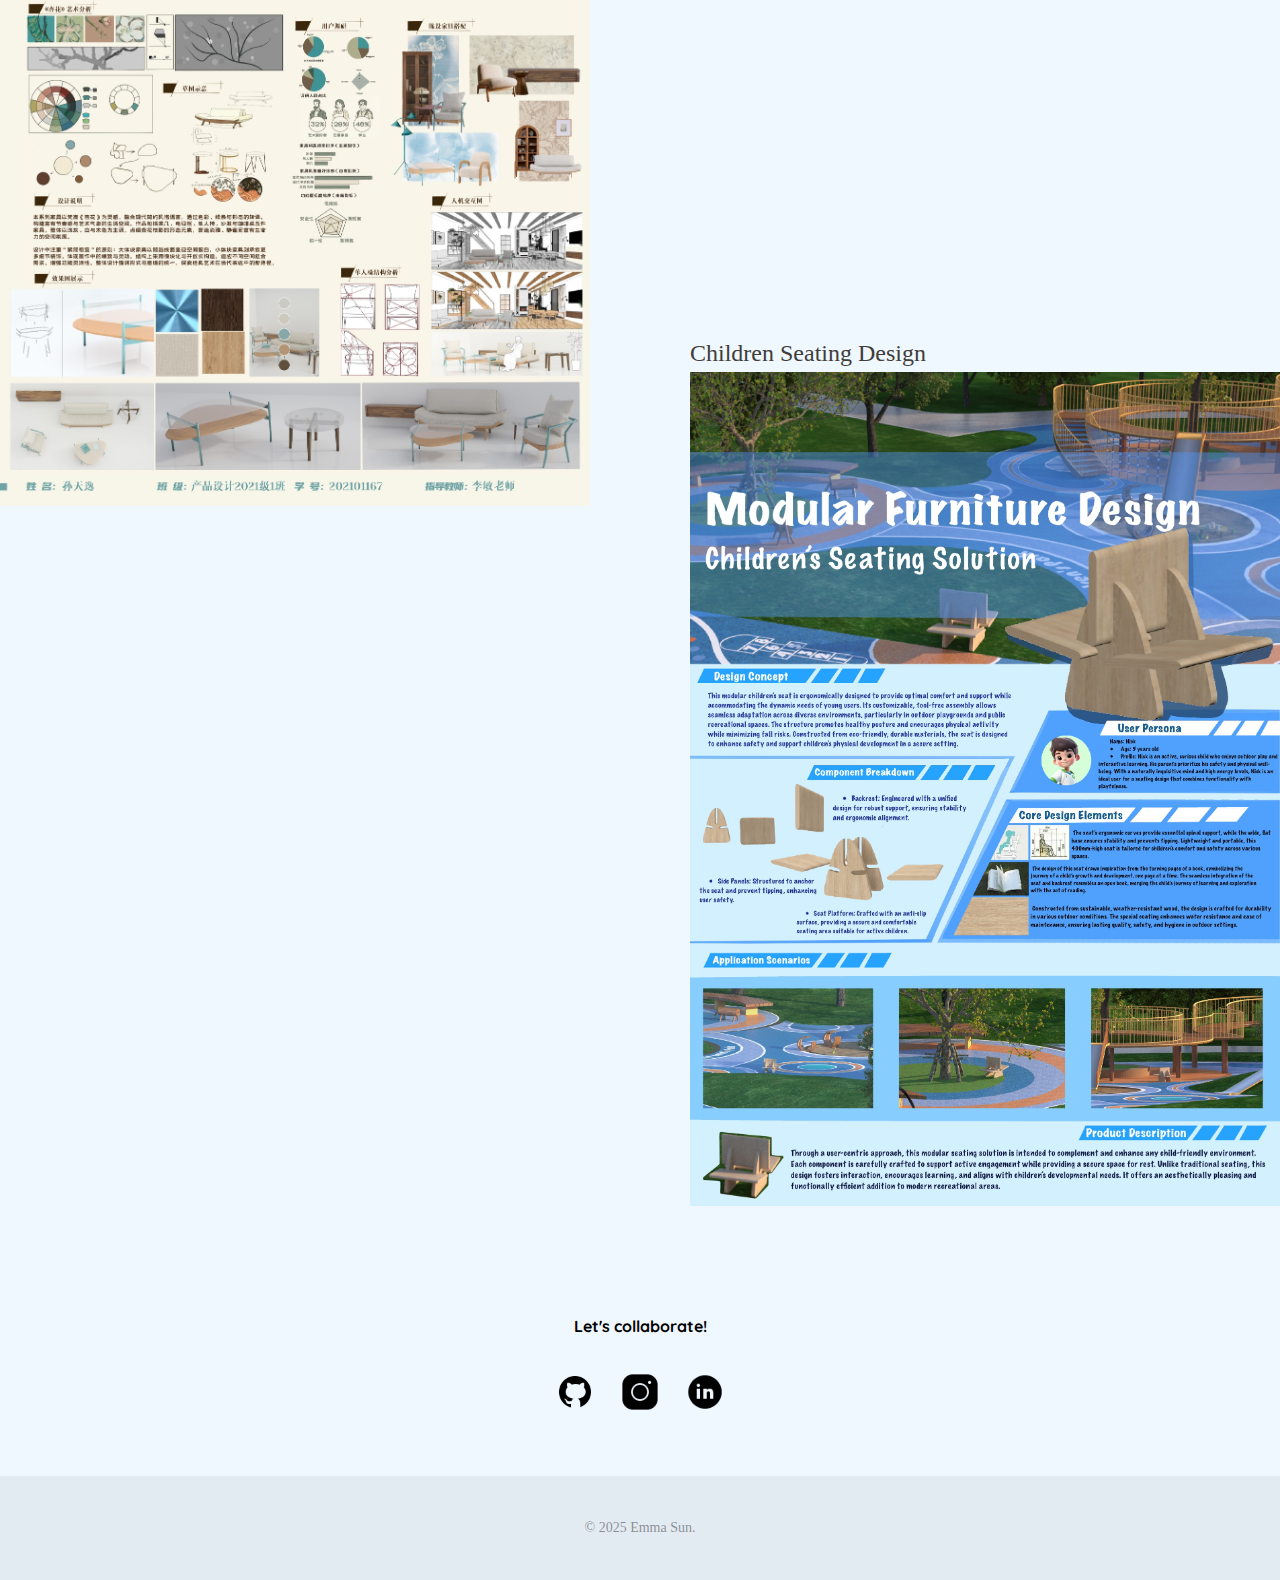
<file: productdesign.html>
<!DOCTYPE html>
<html lang="en">
  <head>
    <meta charset="UTF-8">
    <title>EmmaSunProduct</title>
    <link rel="stylesheet" href="productdesign.css">
    
    
  </head>

  <body>
    
    <!--header section-main navigation-->
      <header>
      <a href="index.html" class="name">Emma Sun</a><!--logo,click and go back to top-->
      <nav>
        <ul>
         <li class="menu right"><a href="index.html#introduction" class="about">About</a></li>
         <li class="menu"><a href="index.html#myWorks" class="about">Projects</a></li>
         <li class="menu"><a href="index.html#contacts" class="about">Contact</a></li>
         <li>
            <button id="theme-swap" aria-label="swapdarkmode">
              <svg id="icon-moon" xmlns="http://www.w3.org/2000/svg" width="24" height="24" viewBox="0 0 24 24" fill="none" stroke="currentColor" stroke-width="2">
               <path d="M21 12.79A9 9 0 1 1 11.21 3 7 7 0 0 0 21 12.79z"/>
              </svg>
              <svg id="icon-sun" xmlns="http://www.w3.org/2000/svg"     width="24" height="24" viewBox="0 0 24 24" fill="none" stroke="currentColor" stroke-width="2" style="display:none;">
                <circle cx="12" cy="12" r="5"></circle>
                <line x1="12" y1="1" x2="12" y2="3"></line>
                <line x1="12" y1="21" x2="12" y2="23"></line>
                <line x1="4.22" y1="4.22" x2="5.64" y2="5.64"></line>
                <line x1="18.36" y1="18.36" x2="19.78" y2="19.78"></line>
                <line x1="1" y1="12" x2="3" y2="12"></line>
                <line x1="21" y1="12" x2="23" y2="12"></line>
                <line x1="4.22" y1="19.78" x2="5.64" y2="18.36"></line>
                <line x1="18.36" y1="5.64" x2="19.78" y2="4.22"></line>
              </svg>
            </button>
          </li>
        </ul>
      </nav>
    </header>
    
    <!--Design section-->
   <section>
     <div class="boards">
       <div class="board1"><h2>Up-Community Activity Center Design</h2><img src="works/up.jpg" alt="Board 1"></div>
       <div class="board2"><h2>Modular Furniture Design</h2><img src="works/toy.jpg" alt="Board 2"></div>
       <div class="board3"><h2>Blossom Furniture Design</h2><img src="works/furniture.jpg" alt="Board 3"></div>
       <div class="board4"><h2>Children Seating Design</h2><img src="works/chair.jpg" alt="Board 4"></div>
     </div>
   </section>

  
    <!--contact-->
   <section id="contacts">
      <h3>Let's collaborate!</h3>
      <div class="itemset">
        <a href="https://github.com/tianyisunn" target="_blank" id="github"><img src="github-icon.png" alt= github></a>
        <a href="https://www.instagram.com/emmatianyi?igsh=YXBvcDB1b2ZqNG9n&utm_source=qr" target="_blank" id="insta"><img src="insta-icon.png" alt= Instagram></a>
        <a href="https://www.linkedin.com/in/tianyi-sun-138798325?utm_source=share&utm_campaign=share_via&utm_content=profile&utm_medium=ios_app" target="_blank" id="linkedin"><img src="download.png" alt= Linkedin></a>
      </div>
   </section>
    
    <!--footer-->
   <footer>
      <p>&copy; 2025 Emma Sun. </p>
   </footer>

  </body>
  <script src="index.js"></script>
</html>
</file>
<file: portfolio.css>
@import url('https://fonts.googleapis.com/css2?family=Fredericka+the+Great&family=Quicksand:wght@300..700&family=Rampart+One&display=swap');
@import url('https://fonts.googleapis.com/css2?family=Crafty+Girls&family=Fredericka+the+Great&family=Rubik+Vinyl&display=swap');

html{
  scroll-behavior:smooth;
}

body{
  background-color: #f0f8ff;
  margin: 0;
  width: 100%;
  display:block;
  cursor: url('navigation-clean-24.png') 0 0,auto;
}

header{
  background-color:#e6f2ff;
  padding: 0 40px;         
  height: 80px;            
  display: flex;          
  align-items: center;    
  justify-content:space-between
}


nav ul{
  display: flex;
  list-style-type: none;
  align-items: center;
  gap:30px;
  padding:0;
  margin:0;
}

nav ul li.right{
  margin-left:auto;
}


a.about {
  font-family: "Quicksand", sans-serif;
  font-weight: 700;
  text-decoration: none;
  color:#ff6d00;
  transition: transform 0.3s ease;
}

header ul li a {
  display: inline-block;         
  transition: transform 0.3s ease;
}

header ul li a:hover {
  transform: scale(1.1);
  text-decoration: underline;
  color:#ffd500;
  text-decoration-thickness: 1.5px;
  transform: scale(1.2);
}

.right{
  margin-left: auto;
  display: flex;
  gap:30px;
}

.name {
  font-family: "Fredericka the Great", serif;
  font-size: 2rem;        
  color: #5a189a;             
  text-decoration: none;  
  cursor: pointer;         
  transition: color 0.3s, transform 0.3s;
  font-weight: 500;
}

.name:hover {
  color: #8849b1;             
  display: inline-block; 
  /*text-decoration: underline;*/
  text-decoration-thickness: 1.5px;
  transform: scale(1.2);
}

/*dark-theme*/
#theme-swap{
  background:none;
  border: none;
  align-items: center;
  justify-content: center;
  color: #ff6d00;
}

#theme-swap:hover{
  transition: color 0.3s, transform 0.3s;
  transform: scale(1.2);
  color: #ffd500;
}

body.dark-theme{
  background-color: #3c096c;
  margin: 0;
  width: 100%;
  display:block;
  cursor: url('navigation-clean-24.png') 0 0,auto;
}

header.dark-theme{
  background-color:#240046;
  padding: 0 40px;         
  height: 80px;            
  display: flex;          
  align-items: center;    
  justify-content:space-between
}

/*Eye section */
#video video{
  margin: 80px 0;            
  width: 50%;                 
  max-width: 900px;         
  border-radius: 10px;     
  display: block;
  margin: 80px auto 40px auto;
  box-shadow: 0 8px 24px rgba(0, 0, 0, 0.15); 
  filter: brightness(90%) contrast(105%);    
}

#video p {
  margin-top: 20px;
  font-family: "Quicksand", sans-serif;
  font-size: 1.6rem;
  color: #222;
  text-align: center;
}

.arrow{
  width: 30px;
  transform: rotate(90deg);
  display:block;
  margin:0 auto;

  cursor:pointer;
 
  transition:transform 1s ease;
}

/*introduction*/
#introduction{
  display: flex;
  align-items: center;
 
}

#pic {
  width: 320px;    
  height: auto;    
  object-fit:cover; 
  float: left;        
  padding: 150px 30px 100px 200px;
}

#introduction p{
  
  font-family: "Quicksand", sans-serif;
  font-size: 1.2rem;
  color: #222;
  text-align: left;
  font-weight: 600;
  padding-left: 100px;
  padding-top: 25px;
  padding-right: 100px;
  padding-bottom: 0;
}

/*My Works Section */

/* cards */
#myWorks {
  padding: 0 50px;
  font-family: "Quicksand", sans-serif;
  display: flex;        
  justify-content: center;
  align-items: flex-start;    
  flex-wrap: wrap;
  gap: 60px;
  max-width:1200px;
  margin: 0 auto;
}

/* for each single card */
#myWorks div {
  min-width: 250px;
  display: flex;
  flex-direction: column; 
  justify-content: flex-end;
  flex: 1;                       
  align-items: center;           
}

#myWorks img:hover {
  transition: transform 0.3s ease, box-shadow 0.3s ease;
}

/* pictures */
#myWorks img {
  width: 100%;
  max-width: 320px;           
  height: 200px;            
  object-fit: cover;         
  display: block;
  border-radius: 10px;
  margin-bottom: 5px;
}

/* my works h2 */
#myWorks h2 {
  text-align: center;
  font-size: 2rem;
  color: #333;
  /*margin-bottom: 10px;*/
  /*margin-top:10px;*/
  transition: color 0.3s;
  flex: 0 0 100%;          
}
#myWorks h2 {
  margin-bottom: 10px;
  flex-basis: 100%;  
}

/*小标题文*/
#myWorks a {
  display: inline-block;      
  text-decoration: none;
  transition: transform 0.3s ease;
  color: #222;
  font-weight: 500;
  margin-top: 5px;
}

#myWorks a:hover {
  transform: scale(1.05);
  color: #55555596;
  text-decoration: underline;
}


/* introduction paragraph */
#myWorks p {
  font-size: 1rem;
  color: #555;
  text-align: left;
}

h3{
  font-family: "Quicksand", sans-serif;
  text-align: center;
  font-size: 1rem;
}


.itemset{
  display:flex;
  justify-content: center;
  align-items: center;
  gap:25px;
  padding: 20px;
}

.itemset img{
 max-width: 40px;
 max-height: 40px;
 object-fit: contain;
}

.itemset img:hover{
  transform: scale(1.2);
  transition: transform 0.3s ease;
}


#viewall {        
  text-align: center;
  color: #00296b;
  font-family: "Crafty Girls", cursive;
  font-weight: 500;
  font-style: normal;
  font-size: 2rem;                    
  text-decoration: none;  
  cursor: pointer;         
}

#arrowright{
  height: 40px;
  width:40px;
  cursor:pointer;
}

.more:hover{
  transform: scale(1.2);
  transition: color 0.3s, transform 0.3s;
}

.more{
  display: flex;
  align-items: center;
  gap: 10px;
  justify-content: center;
  margin: 10px;
}



#contacts{
  padding:40px;
}

footer {
  background-color: rgba(0, 0, 0, 0.05);  
  text-align: center;
  padding: 30px 0;                     
  font-size: 14px;
  color: #33333384;
}
</file>
<file: others.css>
@import url('https://fonts.googleapis.com/css2?family=Fredericka+the+Great&family=Quicksand:wght@300..700&family=Rampart+One&display=swap');
@import url('https://fonts.googleapis.com/css2?family=Crafty+Girls&family=Fredericka+the+Great&family=Rubik+Vinyl&display=swap');

html{
  scroll-behavior:smooth;
}

body{
  background-color: #f0f8ff;
  margin: 0;
  width: 100%;
  display:block;
  cursor: url('media/navigation-clean-24.png') 0 0,auto;
}

header{
  background-color:#e6f2ff;
  padding: 0 40px;         
  height: 80px;            
  display: flex;          
  align-items: center;    
  justify-content:space-between
}


nav ul{
  display: flex;
  list-style-type: none;
  align-items: center;
  gap:30px;
  padding:0;
  margin:0;
}

nav ul li.right{
  margin-left:auto;
}


a.about {
  font-family: "Quicksand", sans-serif;
  font-weight: 700;
  text-decoration: none;
  color:#ff6d00;
  transition: transform 0.3s ease;
}

header ul li a {
  display: inline-block;         
  transition: transform 0.3s ease;
}

header ul li a:hover {
  transform: scale(1.1);
  text-decoration: underline;
  color:#ffd500;
  text-decoration-thickness: 1.5px;
  transform: scale(1.2);
}

.right{
  margin-left: auto;
  display: flex;
  gap:30px;
}

.name {
  font-family: "Fredericka the Great", serif;
  font-size: 28px;          
  color: #5a189a;              
  text-decoration: none;     
  cursor: pointer;          
  transition: color 0.3s, transform 0.3s;
}

.name:hover {
  color: #8849b1;              
  display: inline-block; 
  /*text-decoration: underline;*/
  text-decoration-thickness: 1.5px;
  transform: scale(1.2);
}
/*dark-theme*/
#theme-swap{
  background:none;
  border: none;
  align-items: center;
  justify-content: center;
  color: #ff6d00;
}

#theme-swap:hover{
  transition: color 0.3s, transform 0.3s;
  transform: scale(1.2);
  color: #ffd500;
}

body.dark-theme{
  background-color: #5a189a;
  margin: 0;
  width: 100%;
  display:block;
  cursor: url('media/navigation-clean-24.png') 0 0,auto;
}

body.dark-theme header{
  background-color:#3c096c;
}

body.dark-theme .name{
  color:#e0aaff
}


/*practice*/
/* --- for all practices --- */
.practices {
  display: flex;
  flex-direction: column; 
  align-items: center;   
  gap: 40px;              
}

/* ---  practice 1 and 3 --- */
.practice1,
.practice3 {
  display: flex;
  justify-content: center;
  align-items: center;
  gap: 20px;
  max-width: 900px;
}

/* --- practice 2 --- */
.practice2 {
  max-width: 600px;
  display: flex;
  align-items: center;
  justify-content: center;  
}

.practice1 img,
.practice3 img {
  flex: 0 0 40%; 
  max-width: 400px;
  height: auto;
  object-fit: cover;
}

.practice2 img {
  width: 60%;    
  height: auto;
}


h2{
  font-family: "Playfair Display", serif;
  font-weight: 100;
  font-style: normal;
  color: #403d39;
  margin-bottom: 5px;
  flex-basis: 100%;   
  text-align: center; 
}

/*footer*/
h3{
  font-family: "Quicksand", sans-serif;
  text-align: center;
  font-size: 1rem;
}

.itemset{
  display:flex;
  justify-content: center;
  align-items: center;
  gap:25px;
  padding: 20px;
}

.itemset img{
 max-width: 40px;
 max-height: 40px;
 object-fit: contain;
}

.itemset img:hover{
  transform: scale(1.2);
  transition: transform 0.3s ease;
}

#contacts{
  padding:40px;
}

footer {
  background-color: rgba(0, 0, 0, 0.05); 
  text-align: center;
  padding: 30px 0;                      
  font-size: 14px;
  color: #33333384;
}
</file>
<file: productdesign.css>
@import url('https://fonts.googleapis.com/css2?family=Fredericka+the+Great&family=Quicksand:wght@300..700&family=Rampart+One&display=swap');
@import url('https://fonts.googleapis.com/css2?family=Crafty+Girls&family=Fredericka+the+Great&family=Rubik+Vinyl&display=swap');

html{
  scroll-behavior:smooth;
}

body{
  background-color: #f0f8ff;
  margin: 0;
  width: 100%;
  display:block;
  cursor: url('media/navigation-clean-24.png') 0 0,auto;
}

header{
  background-color:#e6f2ff;
  padding: 0 40px;         
  height: 80px;            
  display: flex;          
  align-items: center;    
  justify-content:space-between
}


nav ul{
  display: flex;
  list-style-type: none;
  align-items: center;
  gap:30px;
  padding:0;
  margin:0;
}

nav ul li.right{
  margin-left:auto;
}


a.about {
  font-family: "Quicksand", sans-serif;
  font-weight: 700;
  text-decoration: none;
  color:#ff6d00;
  transition: transform 0.3s ease;
}

header ul li a {
  display: inline-block;         
  transition: transform 0.3s ease;
}

header ul li a:hover {
  transform: scale(1.1);
  text-decoration: underline;
  color:#ffd500;
  text-decoration-thickness: 1.5px;
  transform: scale(1.2);
}

.right{
  margin-left: auto;
  display: flex;
  gap:30px;
}

.name {
  font-family: "Fredericka the Great", serif;
  font-size: 28px;          
  color: #5a189a;             
  text-decoration: none;   
  cursor: pointer;           
  transition: color 0.3s, transform 0.3s;
}

.name:hover {
  color: #8849b1;              
  display: inline-block; 
  /*text-decoration: underline;*/
  text-decoration-thickness: 1.5px;
  transform: scale(1.2);
}
/*dark-theme*/
#theme-swap{
  background:none;
  border: none;
  align-items: center;
  justify-content: center;
  color: #ff6d00;
}

#theme-swap:hover{
  transition: color 0.3s, transform 0.3s;
  transform: scale(1.2);
  color: #ffd500;
}

body.dark-theme{
  background-color: #5a189a;
  margin: 0;
  width: 100%;
  display:block;
  cursor: url('media/navigation-clean-24.png') 0 0,auto;
}

body.dark-theme header{
  background-color:#3c096c;
}

body.dark-theme .name{
  color:#e0aaff
}

/*gallery*/
.boards {
  display: grid;
  grid-template-columns: repeat(2, 1fr);
  gap: 100px;
  max-width: 1300px;
  margin: 50px auto;
}

.boards img {
  width: 100%;
  transition: transform 0.3s ease;
}


.boards div:nth-child(2),.boards div:nth-child(4) {
  margin-top: 400px; 
}

.boards div:nth-child(3){
  margin-top: -300px;
}

h2{
  font-family: "Playfair Display", serif;
  font-weight: 500;
  font-style: normal;
  text-align: left;
  color: #403d39;
  margin-bottom: 5px;
}

/*footer*/
h3{
  font-family: "Quicksand", sans-serif;
  text-align: center;
  font-size: 1rem;
}


.itemset{
  display:flex;
  justify-content: center;
  align-items: center;
  gap:25px;
  padding: 20px;
}

.itemset img{
 max-width: 40px;
 max-height: 40px;
 object-fit: contain;
}

.itemset img:hover{
  transform: scale(1.2);
  transition: transform 0.3s ease;
}

#contacts{
  padding:40px;
}

footer {
  background-color: rgba(0, 0, 0, 0.05);  
  text-align: center;
  padding: 30px 0;                    
  font-size: 14px;
  color: #33333384;
}
</file>
